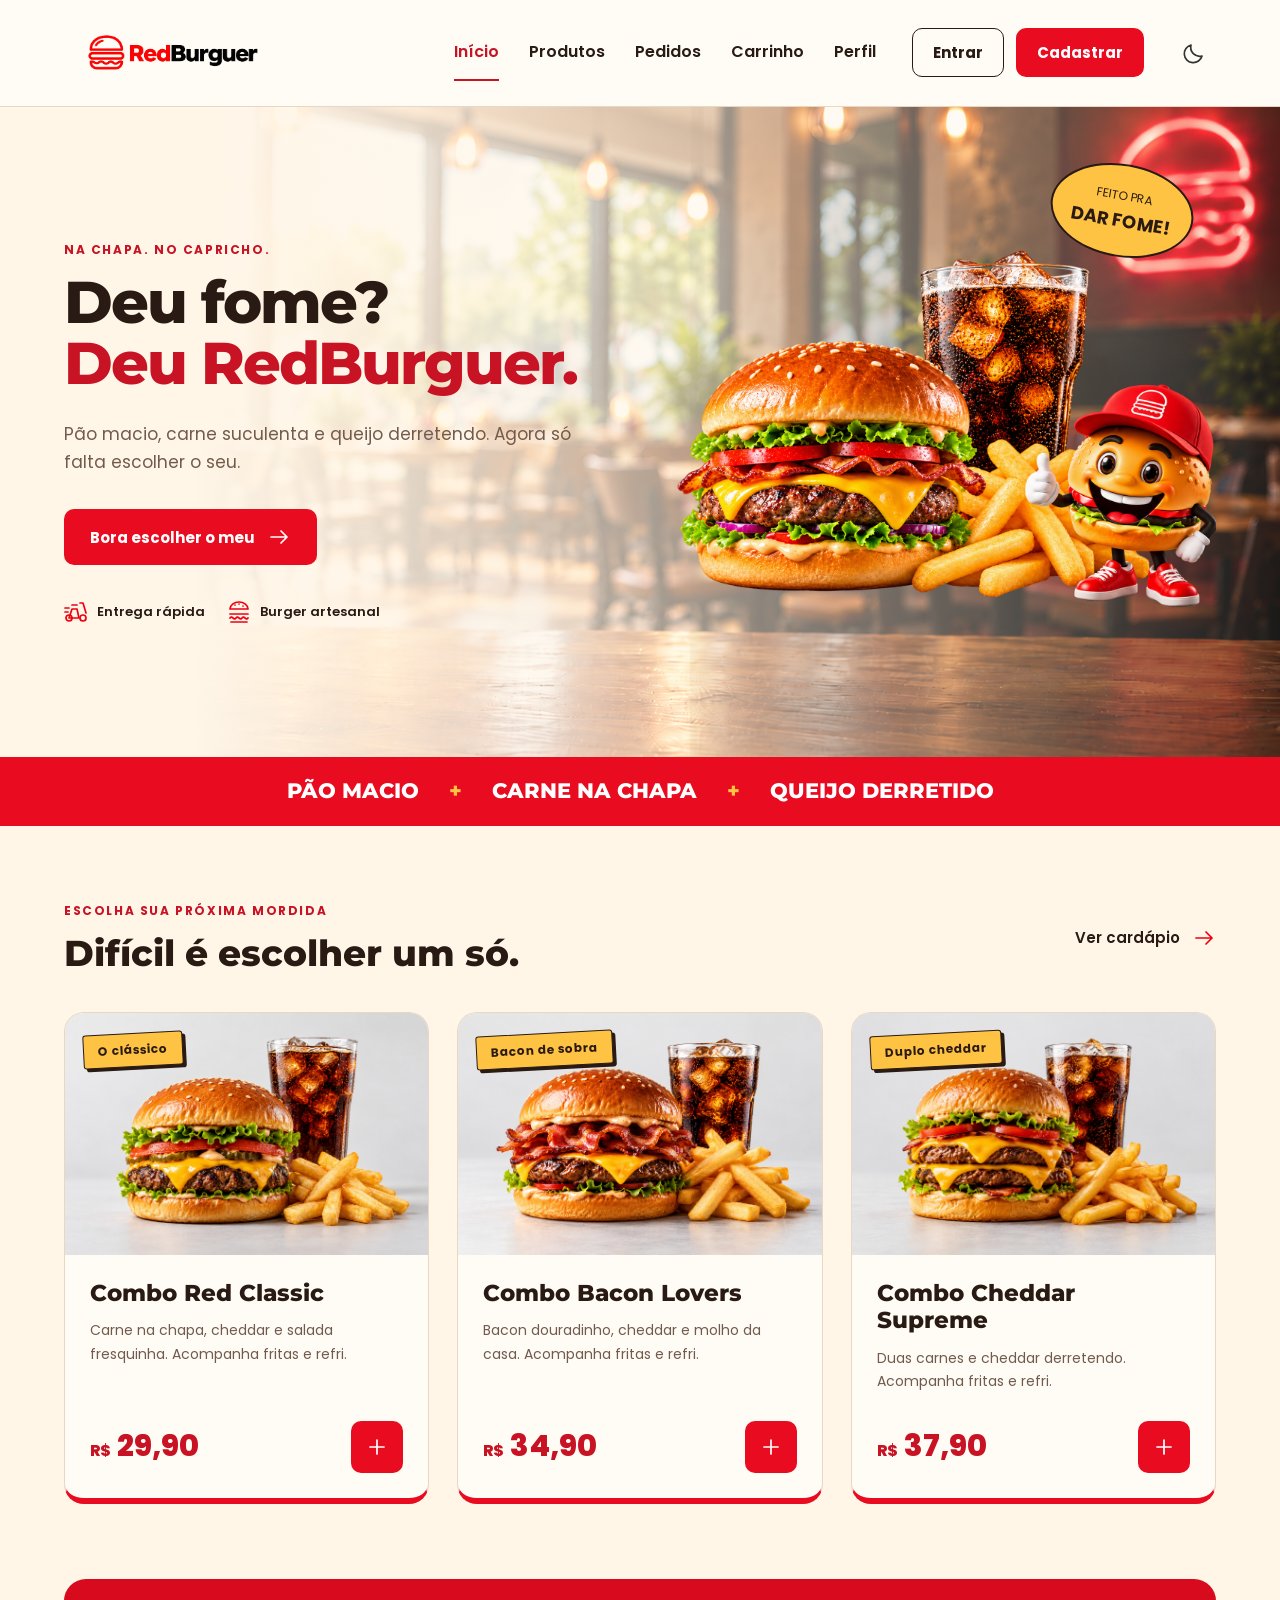
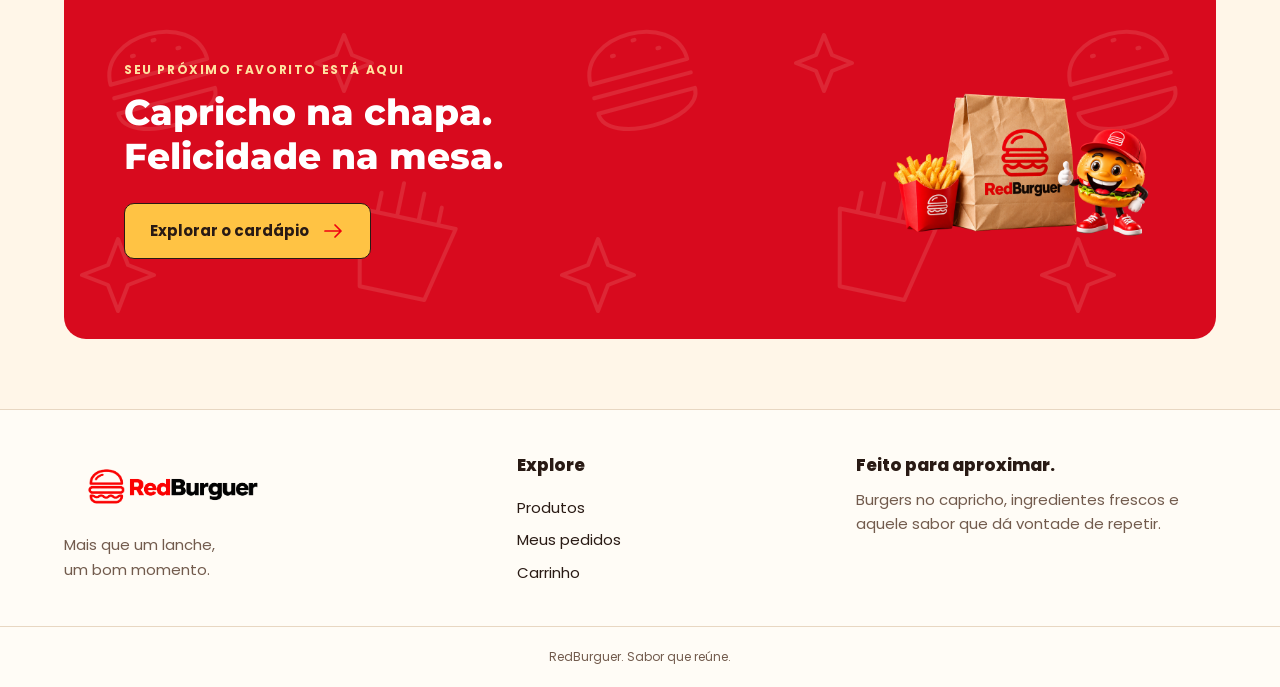
<file: index.html>
<!DOCTYPE html>
<html lang="pt-BR">
    <head>
        <meta charset="UTF-8">
        <meta name="viewport" content="width=device-width, initial-scale=1.0">
        <meta name="description" content="RedBurguer: burgers artesanais, combos e bons momentos.">
        <title>Deu fome? Deu RedBurguer | RedBurguer</title>

        <link rel="icon" href="imagens/burger.svg" type="image/svg+xml">
        <link rel="preconnect" href="https://fonts.googleapis.com">
        <link rel="preconnect" href="https://fonts.gstatic.com" crossorigin>
        <link href="https://fonts.googleapis.com/css2?family=Montserrat:wght@600;700;800;900&family=Poppins:wght@400;500;600;700;800&display=swap" rel="stylesheet">
        <link rel="stylesheet" href="css/style.css">
        <link rel="stylesheet" href="css/cardapio.css">
        <link rel="stylesheet" href="css/inicio.css">
    </head>

    <body class="claro">
        <a class="pular" href="#conteudo">Pular para o conteúdo</a>

        <header>
            <div class="largura">
                <a class="logo" href="index.html" aria-label="RedBurguer - Início"></a>

                <button id="abrir-menu" type="button" aria-label="Abrir menu" aria-controls="menu" aria-expanded="false">
                    <span class="icone menu" aria-hidden="true"></span>
                </button>

                <nav id="menu" aria-label="Menu principal">
                    <ul>
                        <li><a href="index.html" class="ativo" aria-current="page">Início</a></li>

                        <li><a href="produtos.html">Produtos</a></li>

                        <li><a href="pedidos.html">Pedidos</a></li>

                        <li><a href="carrinho.html">Carrinho</a></li>

                        <li><a href="perfil.html">Perfil</a></li>
                    </ul>

                    <div id="conta">
                        <a class="botao borda" href="login.html">Entrar</a>
                        <a class="botao" href="cadastro.html">Cadastrar</a>
                    </div>
                </nav>

                <button id="trocar-tema" type="button" aria-label="Ativar modo escuro" aria-pressed="false">
                    <span class="icone lua" aria-hidden="true"></span>
                </button>
            </div>
        </header>

        <main id="conteudo">
            <section id="principal">
                <div class="largura">
                    <div id="esquerda">
                        <p class="subtitulo">NA CHAPA. NO CAPRICHO.</p>
                        <h1>Deu fome?<br><span>Deu RedBurguer.</span></h1>
                        <p>Pão macio, carne suculenta e queijo derretendo. Agora só falta escolher o seu.</p>
                        <a class="botao" href="produtos.html">Bora escolher o meu <span class="icone seta branca" aria-hidden="true"></span></a>

                        <div id="vantagens">
                            <p><span class="icone entrega" aria-hidden="true"></span> Entrega rápida</p>
                            <p><span class="icone burger" aria-hidden="true"></span> Burger artesanal</p>
                        </div>
                    </div>

                    <div id="direita">
                        <div class="imagem" role="img" aria-label="Hambúrguer artesanal com fritas e refrigerante"></div>
                        <div class="adesivo">FEITO PRA<br><strong>DAR FOME!</strong></div>
                    </div>
                </div>
            </section>

            <div id="faixa">PÃO MACIO <span>+</span> CARNE NA CHAPA <span>+</span> QUEIJO DERRETIDO</div>

            <section id="combos" class="largura">
                <div class="titulo">
                    <div>
                        <p class="subtitulo">ESCOLHA SUA PRÓXIMA MORDIDA</p>
                        <h2>Difícil é escolher um só.</h2>
                    </div>
                    <a href="produtos.html">Ver cardápio <span class="icone seta" aria-hidden="true"></span></a>
                </div>

                <div class="lista">
                    <article class="produto" data-categoria="classicos">
                        <div class="imagem combo-classic" role="img" aria-label="Combo Red Classic">
                            <span class="selo">O clássico</span>
                        </div>

                        <div class="texto">
                            <h3>Combo Red Classic</h3>
                            <p>Carne na chapa, cheddar e salada fresquinha. Acompanha fritas e refri.</p>

                            <div class="baixo">
                                <strong class="preco"><small>R$</small> 29,90</strong>
                                <a class="adicionar" href="pedidos.html?produto=1" aria-label="Escolher Combo Red Classic">
                                    <span class="icone mais" aria-hidden="true"></span>
                                </a>
                            </div>
                        </div>
                    </article>

                    <article class="produto" data-categoria="bacon">
                        <div class="imagem combo-bacon" role="img" aria-label="Combo Bacon Lovers">
                            <span class="selo">Bacon de sobra</span>
                        </div>

                        <div class="texto">
                            <h3>Combo Bacon Lovers</h3>
                            <p>Bacon douradinho, cheddar e molho da casa. Acompanha fritas e refri.</p>

                            <div class="baixo">
                                <strong class="preco"><small>R$</small> 34,90</strong>
                                <a class="adicionar" href="pedidos.html?produto=2" aria-label="Escolher Combo Bacon Lovers">
                                    <span class="icone mais" aria-hidden="true"></span>
                                </a>
                            </div>
                        </div>
                    </article>

                    <article class="produto" data-categoria="duplo">
                        <div class="imagem combo-cheddar" role="img" aria-label="Combo Cheddar Supreme">
                            <span class="selo">Duplo cheddar</span>
                        </div>

                        <div class="texto">
                            <h3>Combo Cheddar Supreme</h3>
                            <p>Duas carnes e cheddar derretendo. Acompanha fritas e refri.</p>

                            <div class="baixo">
                                <strong class="preco"><small>R$</small> 37,90</strong>
                                <a class="adicionar" href="pedidos.html?produto=3" aria-label="Escolher Combo Cheddar Supreme">
                                    <span class="icone mais" aria-hidden="true"></span>
                                </a>
                            </div>
                        </div>
                    </article>
                </div>
            </section>

            <section id="chamada" class="largura">
                <div id="texto">
                    <p class="subtitulo">SEU PRÓXIMO FAVORITO ESTÁ AQUI</p>
                    <h2>Capricho na chapa.<br>Felicidade na mesa.</h2>
                    <a class="botao amarelo" href="produtos.html">Explorar o cardápio <span class="icone seta" aria-hidden="true"></span></a>
                </div>

                <div class="imagem" role="img" aria-label="Mascote RedBurguer"></div>
            </section>
        </main>

        <footer>
            <div class="largura">
                <div id="marca">
                    <a class="logo" href="index.html" aria-label="RedBurguer - Início"></a>
                    <p>Mais que um lanche,<br>um bom momento.</p>
                </div>

                <div id="paginas">
                    <h3>Explore</h3>
                    <a href="produtos.html">Produtos</a>
                    <a href="pedidos.html">Meus pedidos</a>
                    <a href="carrinho.html">Carrinho</a>
                </div>

                <div id="sobre">
                    <h3>Feito para aproximar.</h3>
                    <p>Burgers no capricho, ingredientes frescos e aquele sabor que dá vontade de repetir.</p>
                </div>
            </div>

            <p id="direitos">RedBurguer. Sabor que reúne.</p>
        </footer>

        <script src="js/tema.js"></script>
        <script src="js/login.js"></script>
        <script src="js/menu.js"></script>
    </body>
</html>
</file>
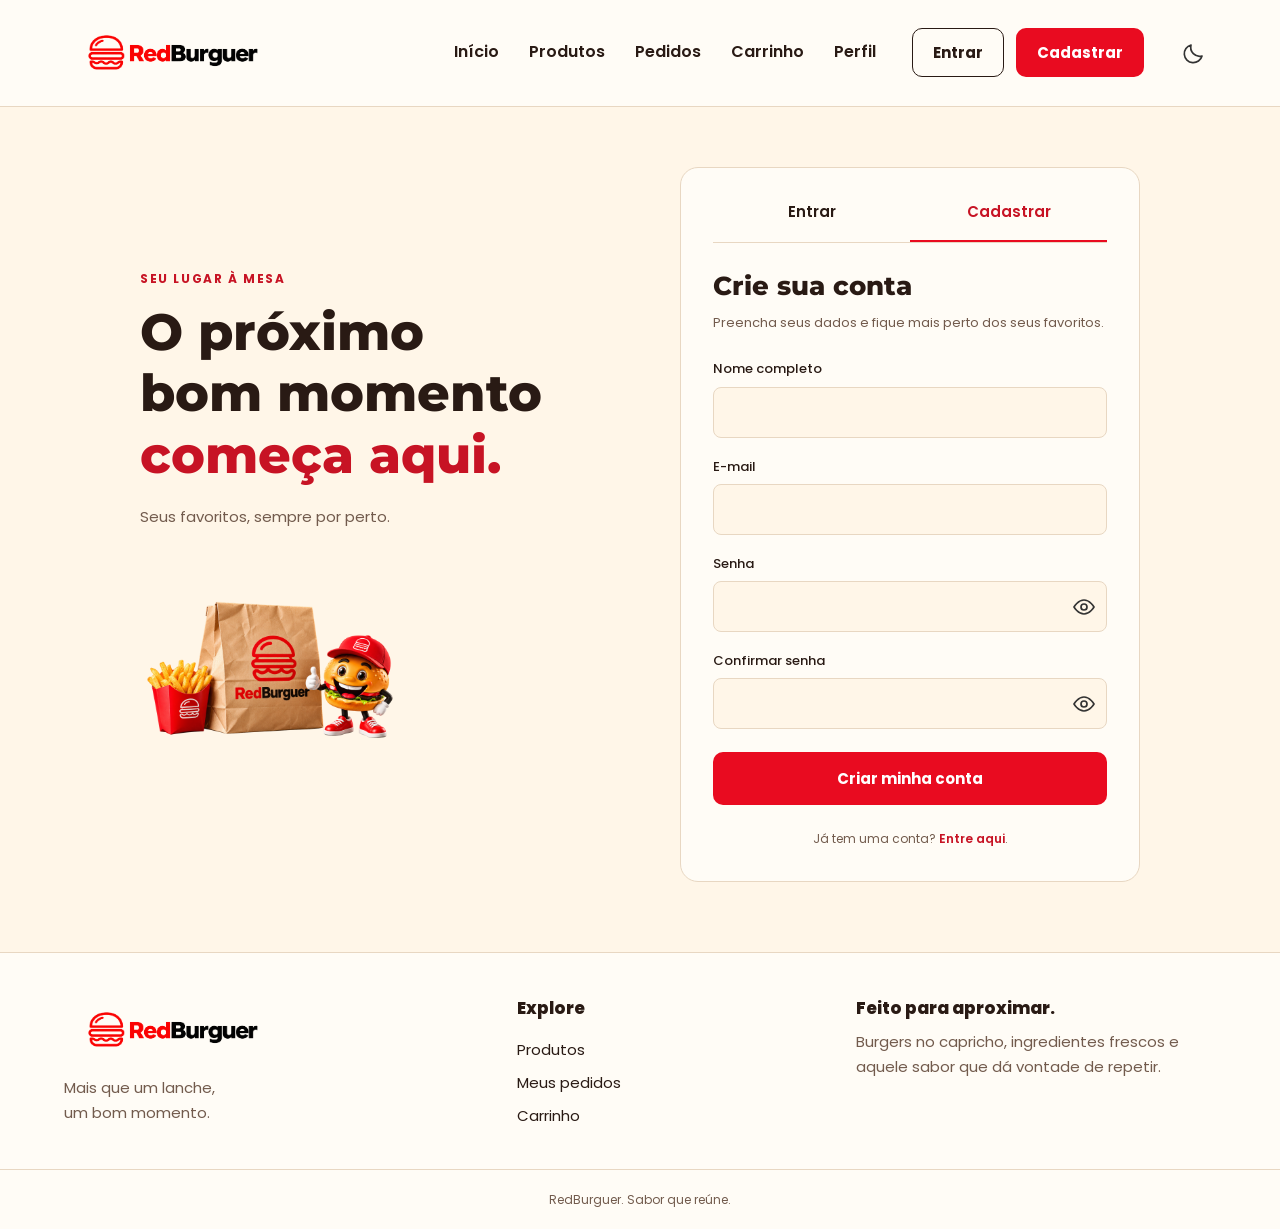
<file: cadastro.html>
<!DOCTYPE html>
<html lang="pt-BR">
    <head>
        <meta charset="UTF-8">
        <meta name="viewport" content="width=device-width, initial-scale=1.0">
        <meta name="description" content="RedBurguer: burgers artesanais, combos e bons momentos.">
        <title>Cadastrar | RedBurguer</title>

        <link rel="icon" href="imagens/burger.svg" type="image/svg+xml">
        <link rel="preconnect" href="https://fonts.googleapis.com">
        <link rel="preconnect" href="https://fonts.gstatic.com" crossorigin>
        <link href="https://fonts.googleapis.com/css2?family=Montserrat:wght@600;700;800;900&family=Poppins:wght@400;500;600;700;800&display=swap" rel="stylesheet">
        <link rel="stylesheet" href="css/style.css">
        <link rel="stylesheet" href="css/login.css">
    </head>

    <body class="claro">
        <a class="pular" href="#conteudo">Pular para o conteúdo</a>

        <header>
            <div class="largura">
                <a class="logo" href="index.html" aria-label="RedBurguer - Início"></a>

                <button id="abrir-menu" type="button" aria-label="Abrir menu" aria-controls="menu" aria-expanded="false">
                    <span class="icone menu" aria-hidden="true"></span>
                </button>

                <nav id="menu" aria-label="Menu principal">
                    <ul>
                        <li><a href="index.html">Início</a></li>

                        <li><a href="produtos.html">Produtos</a></li>

                        <li><a href="pedidos.html">Pedidos</a></li>

                        <li><a href="carrinho.html">Carrinho</a></li>

                        <li><a href="perfil.html">Perfil</a></li>
                    </ul>

                    <div id="conta">
                        <a class="botao borda" href="login.html">Entrar</a>
                        <a class="botao" href="cadastro.html">Cadastrar</a>
                    </div>
                </nav>

                <button id="trocar-tema" type="button" aria-label="Ativar modo escuro" aria-pressed="false">
                    <span class="icone lua" aria-hidden="true"></span>
                </button>
            </div>
        </header>

        <main id="conteudo">
            <section id="principal" class="largura">
                <div id="esquerda">
                    <p class="subtitulo">SEU LUGAR À MESA</p>
                    <h1>O próximo<br>bom momento<br><span>começa aqui.</span></h1>
                    <p>Seus favoritos, sempre por perto.</p>
                    <div class="imagem" role="img" aria-label="Mascote RedBurguer"></div>
                </div>

                <div id="direita">
                    <div id="abas">
                        <a href="login.html">Entrar</a>
                        <a href="cadastro.html" class="ativo" aria-current="page">Cadastrar</a>
                    </div>

                    <h2>Crie sua conta</h2>
                    <p>Preencha seus dados e fique mais perto dos seus favoritos.</p>

                    <form id="form-cadastro" method="post" novalidate>
                        <div class="campo">
                            <label for="nome">Nome completo</label>
                            <input id="nome" type="text" autocomplete="name" maxlength="100" required>
                        </div>

                        <div class="campo">
                            <label for="email">E-mail</label>
                            <input id="email" type="email" autocomplete="email" maxlength="150" required>
                        </div>

                        <div class="campo">
                            <label for="nova-senha">Senha</label>
                            <div class="senha">
                                <input id="nova-senha" type="password" autocomplete="new-password" minlength="8" maxlength="128" required>
                                <button type="button" class="mostrar-senha" data-campo="nova-senha" aria-label="Mostrar senha" aria-pressed="false">
                                    <span class="icone olho" aria-hidden="true"></span>
                                </button>
                            </div>
                        </div>

                        <div class="campo">
                            <label for="confirmar-senha">Confirmar senha</label>
                            <div class="senha">
                                <input id="confirmar-senha" type="password" autocomplete="new-password" minlength="8" maxlength="128" required>
                                <button type="button" class="mostrar-senha" data-campo="confirmar-senha" aria-label="Mostrar confirmar senha" aria-pressed="false">
                                    <span class="icone olho" aria-hidden="true"></span>
                                </button>
                            </div>
                        </div>

                        <p id="mensagem" role="status" hidden></p>
                        <button id="cadastrar" class="botao" type="submit">Criar minha conta</button>
                    </form>

                    <p id="trocar-conta">Já tem uma conta? <a href="login.html">Entre aqui</a>.</p>
                </div>
            </section>
        </main>

        <footer>
            <div class="largura">
                <div id="marca">
                    <a class="logo" href="index.html" aria-label="RedBurguer - Início"></a>
                    <p>Mais que um lanche,<br>um bom momento.</p>
                </div>

                <div id="paginas">
                    <h3>Explore</h3>
                    <a href="produtos.html">Produtos</a>
                    <a href="pedidos.html">Meus pedidos</a>
                    <a href="carrinho.html">Carrinho</a>
                </div>

                <div id="sobre">
                    <h3>Feito para aproximar.</h3>
                    <p>Burgers no capricho, ingredientes frescos e aquele sabor que dá vontade de repetir.</p>
                </div>
            </div>

            <p id="direitos">RedBurguer. Sabor que reúne.</p>
        </footer>

        <script src="js/tema.js"></script>
        <script src="js/login.js"></script>
        <script src="js/menu.js"></script>
        <script src="js/cadastro.js"></script>
    </body>
</html>
</file>
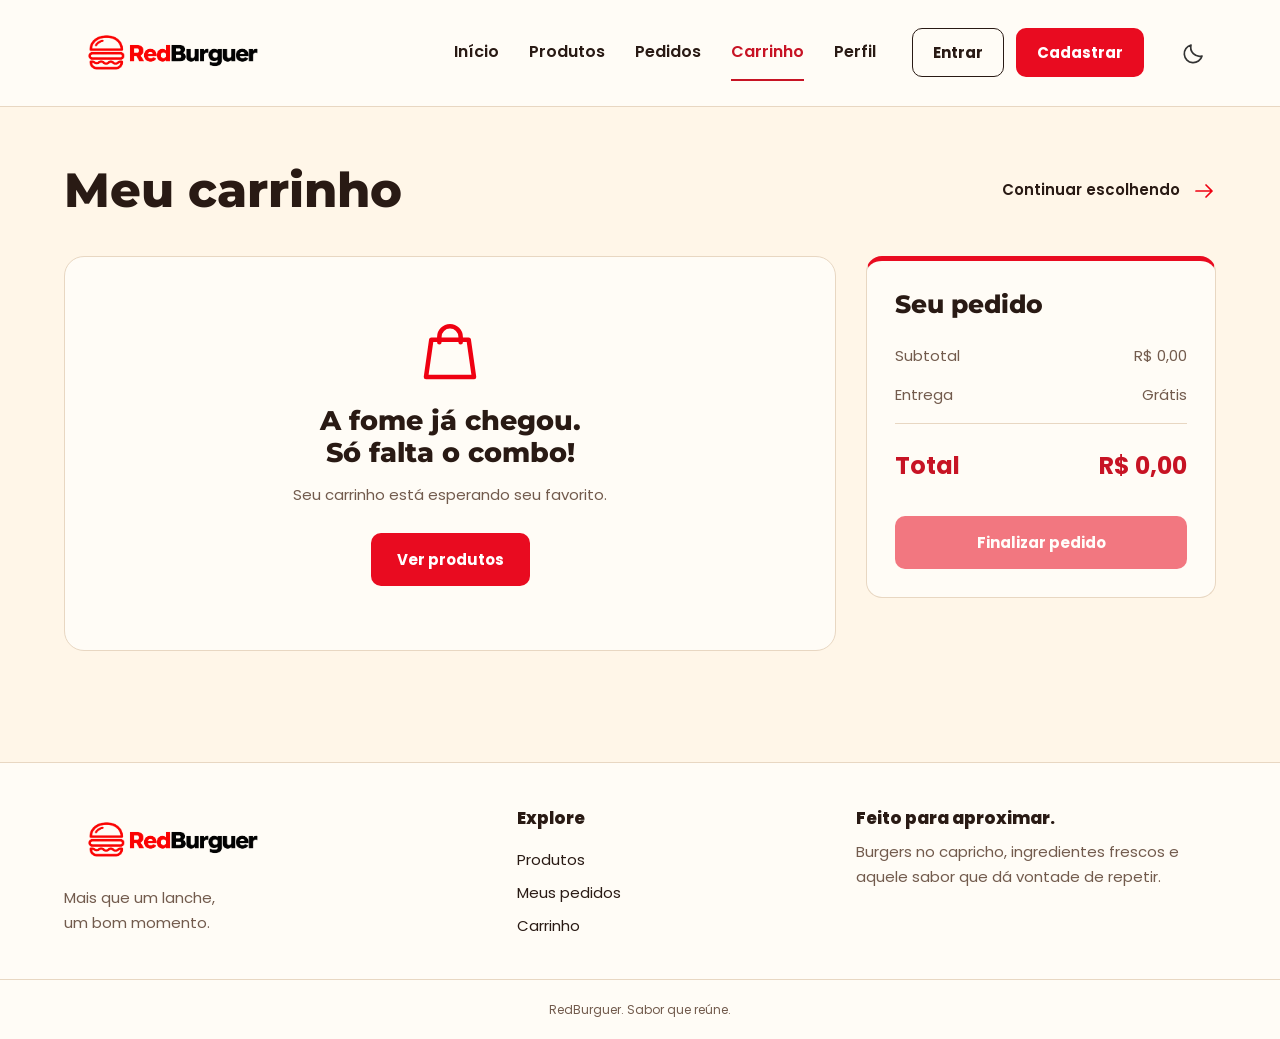
<file: carrinho.html>
<!DOCTYPE html>
<html lang="pt-BR">
    <head>
        <meta charset="UTF-8">
        <meta name="viewport" content="width=device-width, initial-scale=1.0">
        <meta name="description" content="RedBurguer: burgers artesanais, combos e bons momentos.">
        <title>Meu carrinho | RedBurguer</title>

        <link rel="icon" href="imagens/burger.svg" type="image/svg+xml">
        <link rel="preconnect" href="https://fonts.googleapis.com">
        <link rel="preconnect" href="https://fonts.gstatic.com" crossorigin>
        <link href="https://fonts.googleapis.com/css2?family=Montserrat:wght@600;700;800;900&family=Poppins:wght@400;500;600;700;800&display=swap" rel="stylesheet">
        <link rel="stylesheet" href="css/style.css">
        <link rel="stylesheet" href="css/carrinho.css">
    </head>

    <body class="claro">
        <a class="pular" href="#conteudo">Pular para o conteúdo</a>

        <header>
            <div class="largura">
                <a class="logo" href="index.html" aria-label="RedBurguer - Início"></a>

                <button id="abrir-menu" type="button" aria-label="Abrir menu" aria-controls="menu" aria-expanded="false">
                    <span class="icone menu" aria-hidden="true"></span>
                </button>

                <nav id="menu" aria-label="Menu principal">
                    <ul>
                        <li><a href="index.html">Início</a></li>

                        <li><a href="produtos.html">Produtos</a></li>

                        <li><a href="pedidos.html">Pedidos</a></li>

                        <li><a href="carrinho.html" class="ativo" aria-current="page">Carrinho</a></li>

                        <li><a href="perfil.html">Perfil</a></li>
                    </ul>

                    <div id="conta">
                        <a class="botao borda" href="login.html">Entrar</a>
                        <a class="botao" href="cadastro.html">Cadastrar</a>
                    </div>
                </nav>

                <button id="trocar-tema" type="button" aria-label="Ativar modo escuro" aria-pressed="false">
                    <span class="icone lua" aria-hidden="true"></span>
                </button>
            </div>
        </header>

        <main id="conteudo">
            <section id="carrinho" class="largura">
                <div class="titulo">
                    <h1>Meu carrinho</h1>
                    <a href="produtos.html">Continuar escolhendo <span class="icone seta" aria-hidden="true"></span></a>
                </div>

                <div id="conteudo-carrinho">
                    <div id="esquerda">
                        <div id="sem-itens" class="vazio">
                            <span class="icone sacola" aria-hidden="true"></span>
                            <h2>A fome já chegou.<br>Só falta o combo!</h2>
                            <p>Seu carrinho está esperando seu favorito.</p>
                            <a class="botao" href="produtos.html">Ver produtos</a>
                        </div>

                        <div id="lista-carrinho"></div>

                        <template id="modelo-item">
                            <article class="item">
                                <div class="imagem" role="img"></div>

                                <div class="texto">
                                    <h2 class="nome"></h2>
                                    <p class="preco"></p>
                                    <label>Quantidade
                                        <input class="quantidade" type="number" min="1" max="10" value="1" inputmode="numeric">
                                    </label>
                                    <button class="remover" type="button">Remover</button>
                                </div>

                                <strong class="subtotal-item"></strong>
                            </article>
                        </template>
                    </div>

                    <aside id="resumo" aria-labelledby="titulo-resumo">
                        <h2 id="titulo-resumo">Seu pedido</h2>
                        <p>Subtotal <span id="subtotal">R$ 0,00</span></p>
                        <p>Entrega <span id="entrega">Grátis</span></p>
                        <p id="total">Total <strong>R$ 0,00</strong></p>
                        <p id="mensagem-carrinho" role="status" hidden></p>
                        <button id="finalizar" class="botao" type="button" disabled>Finalizar pedido</button>
                    </aside>
                </div>
            </section>
        </main>

        <footer>
            <div class="largura">
                <div id="marca">
                    <a class="logo" href="index.html" aria-label="RedBurguer - Início"></a>
                    <p>Mais que um lanche,<br>um bom momento.</p>
                </div>

                <div id="paginas">
                    <h3>Explore</h3>
                    <a href="produtos.html">Produtos</a>
                    <a href="pedidos.html">Meus pedidos</a>
                    <a href="carrinho.html">Carrinho</a>
                </div>

                <div id="sobre">
                    <h3>Feito para aproximar.</h3>
                    <p>Burgers no capricho, ingredientes frescos e aquele sabor que dá vontade de repetir.</p>
                </div>
            </div>

            <p id="direitos">RedBurguer. Sabor que reúne.</p>
        </footer>

        <script src="js/tema.js"></script>
        <script src="js/login.js"></script>
        <script src="js/menu.js"></script>
        <script src="js/carrinho.js"></script>
    </body>
</html>
</file>
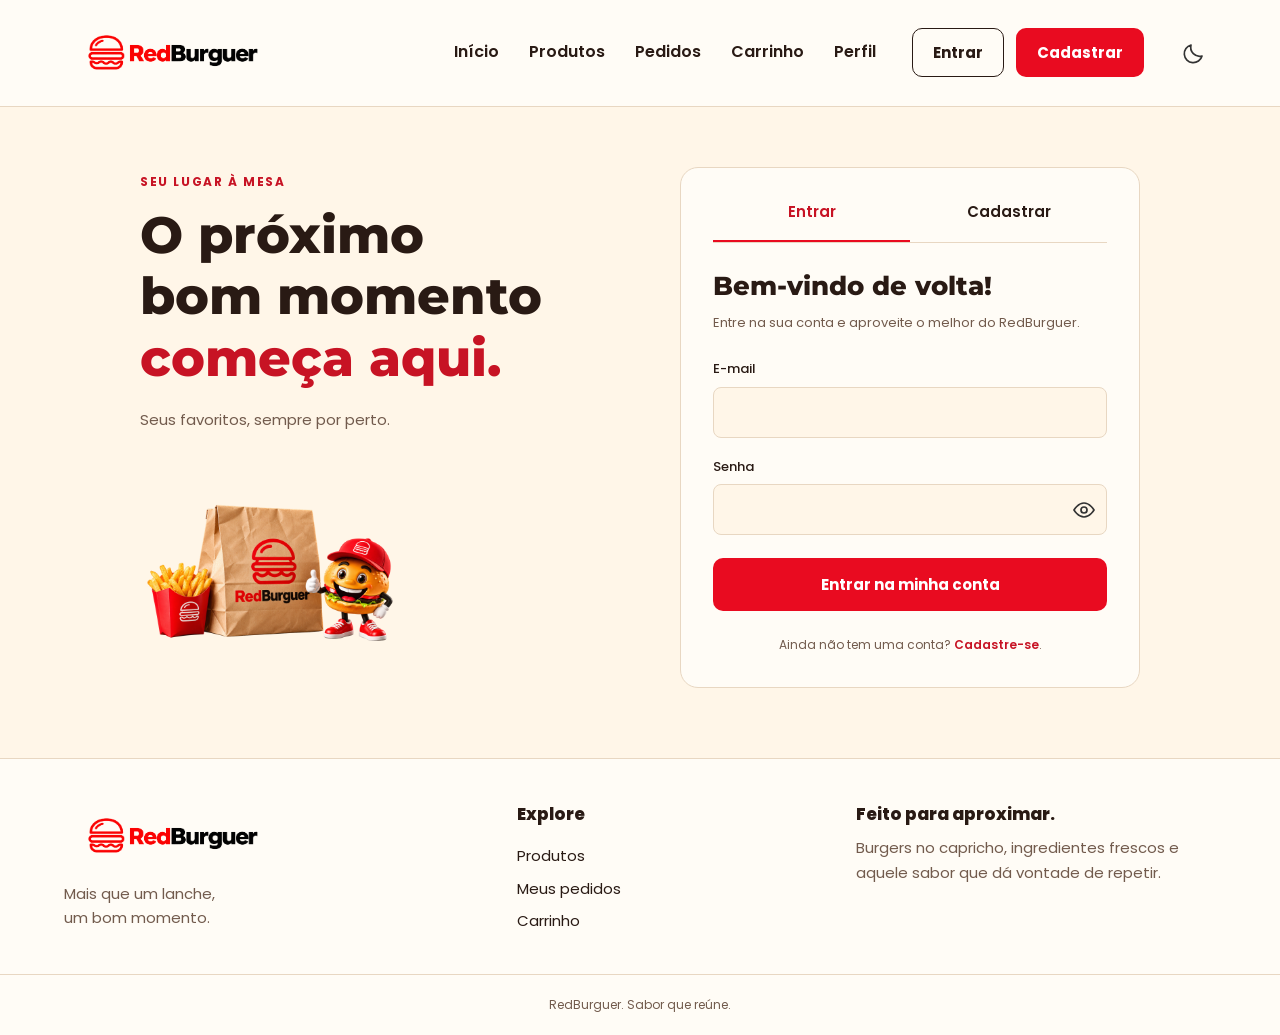
<file: login.html>
<!DOCTYPE html>
<html lang="pt-BR">
    <head>
        <meta charset="UTF-8">
        <meta name="viewport" content="width=device-width, initial-scale=1.0">
        <meta name="description" content="RedBurguer: burgers artesanais, combos e bons momentos.">
        <title>Entrar | RedBurguer</title>

        <link rel="icon" href="imagens/burger.svg" type="image/svg+xml">
        <link rel="preconnect" href="https://fonts.googleapis.com">
        <link rel="preconnect" href="https://fonts.gstatic.com" crossorigin>
        <link href="https://fonts.googleapis.com/css2?family=Montserrat:wght@600;700;800;900&family=Poppins:wght@400;500;600;700;800&display=swap" rel="stylesheet">
        <link rel="stylesheet" href="css/style.css">
        <link rel="stylesheet" href="css/login.css">
    </head>

    <body class="claro">
        <a class="pular" href="#conteudo">Pular para o conteúdo</a>

        <header>
            <div class="largura">
                <a class="logo" href="index.html" aria-label="RedBurguer - Início"></a>

                <button id="abrir-menu" type="button" aria-label="Abrir menu" aria-controls="menu" aria-expanded="false">
                    <span class="icone menu" aria-hidden="true"></span>
                </button>

                <nav id="menu" aria-label="Menu principal">
                    <ul>
                        <li><a href="index.html">Início</a></li>

                        <li><a href="produtos.html">Produtos</a></li>

                        <li><a href="pedidos.html">Pedidos</a></li>

                        <li><a href="carrinho.html">Carrinho</a></li>

                        <li><a href="perfil.html">Perfil</a></li>
                    </ul>

                    <div id="conta">
                        <a class="botao borda" href="login.html">Entrar</a>
                        <a class="botao" href="cadastro.html">Cadastrar</a>
                    </div>
                </nav>

                <button id="trocar-tema" type="button" aria-label="Ativar modo escuro" aria-pressed="false">
                    <span class="icone lua" aria-hidden="true"></span>
                </button>
            </div>
        </header>

        <main id="conteudo">
            <section id="principal" class="largura">
                <div id="esquerda">
                    <p class="subtitulo">SEU LUGAR À MESA</p>
                    <h1>O próximo<br>bom momento<br><span>começa aqui.</span></h1>
                    <p>Seus favoritos, sempre por perto.</p>
                    <div class="imagem" role="img" aria-label="Mascote RedBurguer"></div>
                </div>

                <div id="direita">
                    <div id="abas">
                        <a href="login.html" class="ativo" aria-current="page">Entrar</a>
                        <a href="cadastro.html">Cadastrar</a>
                    </div>

                    <h2>Bem-vindo de volta!</h2>
                    <p>Entre na sua conta e aproveite o melhor do RedBurguer.</p>

                    <form id="form-login" method="post" novalidate>
                        <div class="campo">
                            <label for="email">E-mail</label>
                            <input id="email" type="email" autocomplete="email" maxlength="150" required>
                        </div>

                        <div class="campo">
                            <label for="senha">Senha</label>
                            <div class="senha">
                                <input id="senha" type="password" autocomplete="current-password" minlength="8" maxlength="128" required>
                                <button type="button" class="mostrar-senha" data-campo="senha" aria-label="Mostrar senha" aria-pressed="false">
                                    <span class="icone olho" aria-hidden="true"></span>
                                </button>
                            </div>
                        </div>

                        <p id="mensagem" role="status" hidden></p>
                        <button id="entrar" class="botao" type="submit">Entrar na minha conta</button>
                    </form>

                    <p id="trocar-conta">Ainda não tem uma conta? <a href="cadastro.html">Cadastre-se</a>.</p>
                </div>
            </section>
        </main>

        <footer>
            <div class="largura">
                <div id="marca">
                    <a class="logo" href="index.html" aria-label="RedBurguer - Início"></a>
                    <p>Mais que um lanche,<br>um bom momento.</p>
                </div>

                <div id="paginas">
                    <h3>Explore</h3>
                    <a href="produtos.html">Produtos</a>
                    <a href="pedidos.html">Meus pedidos</a>
                    <a href="carrinho.html">Carrinho</a>
                </div>

                <div id="sobre">
                    <h3>Feito para aproximar.</h3>
                    <p>Burgers no capricho, ingredientes frescos e aquele sabor que dá vontade de repetir.</p>
                </div>
            </div>

            <p id="direitos">RedBurguer. Sabor que reúne.</p>
        </footer>

        <script src="js/tema.js"></script>
        <script src="js/login.js"></script>
        <script src="js/menu.js"></script>
    </body>
</html>
</file>
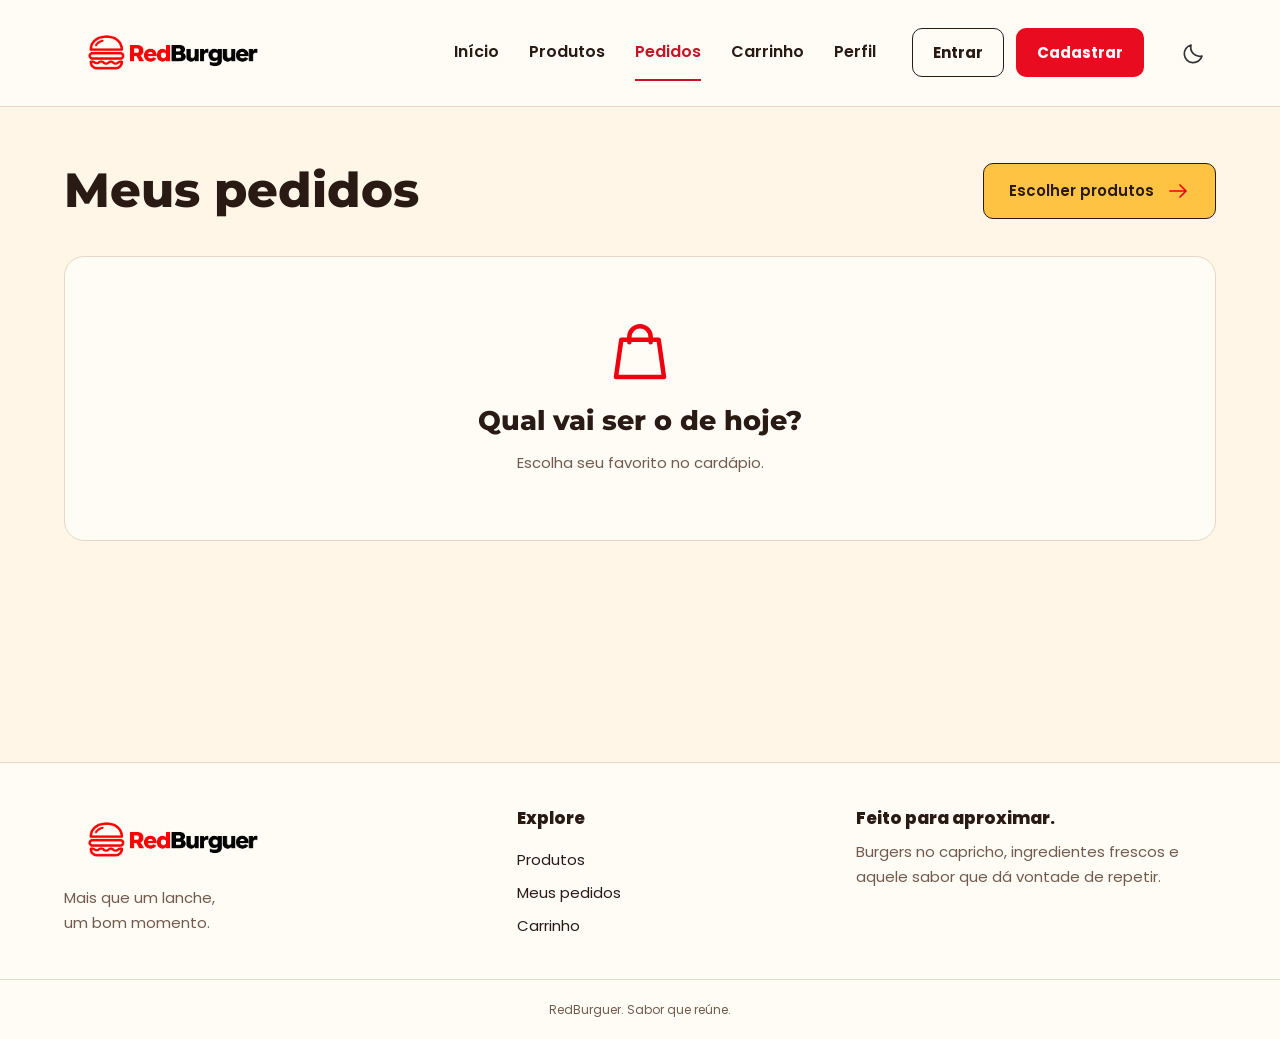
<file: pedidos.html>
<!DOCTYPE html>
<html lang="pt-BR">
    <head>
        <meta charset="UTF-8">
        <meta name="viewport" content="width=device-width, initial-scale=1.0">
        <meta name="description" content="RedBurguer: burgers artesanais, combos e bons momentos.">
        <title>Meus pedidos | RedBurguer</title>

        <link rel="icon" href="imagens/burger.svg" type="image/svg+xml">
        <link rel="preconnect" href="https://fonts.googleapis.com">
        <link rel="preconnect" href="https://fonts.gstatic.com" crossorigin>
        <link href="https://fonts.googleapis.com/css2?family=Montserrat:wght@600;700;800;900&family=Poppins:wght@400;500;600;700;800&display=swap" rel="stylesheet">
        <link rel="stylesheet" href="css/style.css">
        <link rel="stylesheet" href="css/pedidos.css">
    </head>

    <body class="claro">
        <a class="pular" href="#conteudo">Pular para o conteúdo</a>

        <header>
            <div class="largura">
                <a class="logo" href="index.html" aria-label="RedBurguer - Início"></a>

                <button id="abrir-menu" type="button" aria-label="Abrir menu" aria-controls="menu" aria-expanded="false">
                    <span class="icone menu" aria-hidden="true"></span>
                </button>

                <nav id="menu" aria-label="Menu principal">
                    <ul>
                        <li><a href="index.html">Início</a></li>

                        <li><a href="produtos.html">Produtos</a></li>

                        <li><a href="pedidos.html" class="ativo" aria-current="page">Pedidos</a></li>

                        <li><a href="carrinho.html">Carrinho</a></li>

                        <li><a href="perfil.html">Perfil</a></li>
                    </ul>

                    <div id="conta">
                        <a class="botao borda" href="login.html">Entrar</a>
                        <a class="botao" href="cadastro.html">Cadastrar</a>
                    </div>
                </nav>

                <button id="trocar-tema" type="button" aria-label="Ativar modo escuro" aria-pressed="false">
                    <span class="icone lua" aria-hidden="true"></span>
                </button>
            </div>
        </header>

        <main id="conteudo">
            <section id="pedidos" class="largura">
                <div class="titulo">
                    <h1>Meus pedidos</h1>
                    <a class="botao amarelo" href="produtos.html">Escolher produtos <span class="icone seta" aria-hidden="true"></span></a>
                </div>

                <div id="sem-pedidos" class="vazio">
                    <span class="icone sacola" aria-hidden="true"></span>
                    <h2>Qual vai ser o de hoje?</h2>
                    <p>Escolha seu favorito no cardápio.</p>
                </div>

                <article id="pedido-1" class="pedido" data-id="1" data-nome="Combo Red Classic" data-preco="2990" data-imagem="combo-classic" hidden>
                    <div class="imagem combo-classic" role="img" aria-label="Combo Red Classic"></div>

                    <div class="texto">
                        <h2>Combo Red Classic</h2>
                        <p class="avaliacao"><span class="icone estrela" aria-hidden="true"></span> 4,8 / 5</p>
                        <p>Carne suculenta, queijo derretido e salada fresquinha. Aquela primeira mordida que já melhora o dia.</p>

                        <div class="ingredientes">
                            <h3>Ingredientes</h3>
                            <ul>
                                <li>Pão brioche com gergelim</li>
                                <li>Hambúrguer bovino de 150 g</li>
                                <li>Queijo cheddar</li>
                                <li>Alface e tomate</li>
                                <li>Picles</li>
                                <li>Molho da casa (maionese, ketchup, mostarda e páprica)</li>
                            </ul>
                            <p>Batata frita de 100 g com sal e refrigerante de cola de 350 ml.</p>
                        </div>

                        <div class="baixo">
                            <strong class="preco">R$ 29,90</strong>
                            <label>Quantidade
                                <input class="quantidade" type="number" min="1" max="10" value="1" inputmode="numeric">
                            </label>
                        </div>

                        <button class="botao guardar" type="button">Adicionar ao carrinho <span class="icone mais branca" aria-hidden="true"></span></button>
                    </div>
                </article>

                <article id="pedido-2" class="pedido" data-id="2" data-nome="Combo Bacon Lovers" data-preco="3490" data-imagem="combo-bacon" hidden>
                    <div class="imagem combo-bacon" role="img" aria-label="Combo Bacon Lovers"></div>

                    <div class="texto">
                        <h2>Combo Bacon Lovers</h2>
                        <p class="avaliacao"><span class="icone estrela" aria-hidden="true"></span> 4,9 / 5</p>
                        <p>Bacon douradinho, carne na chapa e cheddar no ponto. Um combo feito para quem sempre pede mais bacon.</p>

                        <div class="ingredientes">
                            <h3>Ingredientes</h3>
                            <ul>
                                <li>Pão brioche</li>
                                <li>Hambúrguer bovino de 150 g</li>
                                <li>Queijo cheddar</li>
                                <li>Bacon crocante</li>
                                <li>Molho da casa (maionese, ketchup, mostarda e páprica)</li>
                            </ul>
                            <p>Batata frita de 100 g com sal e refrigerante de cola de 350 ml.</p>
                        </div>

                        <div class="baixo">
                            <strong class="preco">R$ 34,90</strong>
                            <label>Quantidade
                                <input class="quantidade" type="number" min="1" max="10" value="1" inputmode="numeric">
                            </label>
                        </div>

                        <button class="botao guardar" type="button">Adicionar ao carrinho <span class="icone mais branca" aria-hidden="true"></span></button>
                    </div>
                </article>

                <article id="pedido-3" class="pedido" data-id="3" data-nome="Combo Cheddar Supreme" data-preco="3790" data-imagem="combo-cheddar" hidden>
                    <div class="imagem combo-cheddar" role="img" aria-label="Combo Cheddar Supreme"></div>

                    <div class="texto">
                        <h2>Combo Cheddar Supreme</h2>
                        <p class="avaliacao"><span class="icone estrela" aria-hidden="true"></span> 4,9 / 5</p>
                        <p>Duas carnes, cheddar de sobra e pão macio. Grande no tamanho, maior ainda na vontade de repetir.</p>

                        <div class="ingredientes">
                            <h3>Ingredientes</h3>
                            <ul>
                                <li>Pão brioche com gergelim</li>
                                <li>Dois hambúrgueres bovinos de 100 g</li>
                                <li>Porção dupla de queijo cheddar</li>
                                <li>Alface e tomate</li>
                                <li>Molho da casa (maionese, ketchup, mostarda e páprica)</li>
                            </ul>
                            <p>Batata frita de 100 g com sal e refrigerante de cola de 350 ml.</p>
                        </div>

                        <div class="baixo">
                            <strong class="preco">R$ 37,90</strong>
                            <label>Quantidade
                                <input class="quantidade" type="number" min="1" max="10" value="1" inputmode="numeric">
                            </label>
                        </div>

                        <button class="botao guardar" type="button">Adicionar ao carrinho <span class="icone mais branca" aria-hidden="true"></span></button>
                    </div>
                </article>

                <article id="pedido-4" class="pedido" data-id="4" data-nome="Combo Crispy Chicken" data-preco="2790" data-imagem="combo-frango" hidden>
                    <div class="imagem combo-frango" role="img" aria-label="Combo Crispy Chicken"></div>

                    <div class="texto">
                        <h2>Combo Crispy Chicken</h2>
                        <p class="avaliacao"><span class="icone estrela" aria-hidden="true"></span> 4,8 / 5</p>
                        <p>Frango empanado, salada fresquinha e maionese cremosa. Acompanha fritas e refri.</p>

                        <div class="ingredientes">
                            <h3>Ingredientes</h3>
                            <ul>
                                <li>Pão brioche com gergelim</li>
                                <li>Filé de frango de 150 g</li>
                                <li>Empanado de farinha de trigo e ovos</li>
                                <li>Alface e tomate</li>
                                <li>Maionese (óleo, ovos, limão e sal)</li>
                            </ul>
                            <p>Batata frita de 100 g com sal e refrigerante de cola de 350 ml.</p>
                        </div>

                        <div class="baixo">
                            <strong class="preco">R$ 27,90</strong>
                            <label>Quantidade
                                <input class="quantidade" type="number" min="1" max="10" value="1" inputmode="numeric">
                            </label>
                        </div>

                        <button class="botao guardar" type="button">Adicionar ao carrinho <span class="icone mais branca" aria-hidden="true"></span></button>
                    </div>
                </article>

                <article id="pedido-5" class="pedido" data-id="5" data-nome="Combo Onion Rings" data-preco="2490" data-imagem="combo-onion" hidden>
                    <div class="imagem combo-onion" role="img" aria-label="Combo Onion Rings"></div>

                    <div class="texto">
                        <h2>Combo Onion Rings</h2>
                        <p class="avaliacao"><span class="icone estrela" aria-hidden="true"></span> 4,7 / 5</p>
                        <p>Anéis de cebola douradinhos, fritas e molho da casa. Com refri para completar.</p>

                        <div class="ingredientes">
                            <h3>Ingredientes</h3>
                            <ul>
                                <li>Cebola em anéis de 150 g</li>
                                <li>Empanado de farinha de trigo, ovos, leite e sal</li>
                                <li>Óleo para fritura</li>
                                <li>Molho da casa (maionese, ketchup, mostarda e páprica)</li>
                            </ul>
                            <p>Batata frita de 100 g com sal e refrigerante de cola de 350 ml.</p>
                        </div>

                        <div class="baixo">
                            <strong class="preco">R$ 24,90</strong>
                            <label>Quantidade
                                <input class="quantidade" type="number" min="1" max="10" value="1" inputmode="numeric">
                            </label>
                        </div>

                        <button class="botao guardar" type="button">Adicionar ao carrinho <span class="icone mais branca" aria-hidden="true"></span></button>
                    </div>
                </article>

                <article id="pedido-6" class="pedido" data-id="6" data-nome="Combo Sweet Burger" data-preco="2690" data-imagem="combo-doce" hidden>
                    <div class="imagem combo-doce" role="img" aria-label="Combo Sweet Burger"></div>

                    <div class="texto">
                        <h2>Combo Sweet Burger</h2>
                        <p class="avaliacao"><span class="icone estrela" aria-hidden="true"></span> 4,8 / 5</p>
                        <p>Brioche com chocolate e morangos frescos. Um final feliz com fritas e refri.</p>

                        <div class="ingredientes">
                            <h3>Ingredientes</h3>
                            <ul>
                                <li>Pão brioche</li>
                                <li>Creme de chocolate (chocolate ao leite e creme de leite)</li>
                                <li>Morangos frescos</li>
                                <li>Calda de chocolate</li>
                            </ul>
                            <p>Batata frita de 100 g com sal e refrigerante de cola de 350 ml.</p>
                        </div>

                        <div class="baixo">
                            <strong class="preco">R$ 26,90</strong>
                            <label>Quantidade
                                <input class="quantidade" type="number" min="1" max="10" value="1" inputmode="numeric">
                            </label>
                        </div>

                        <button class="botao guardar" type="button">Adicionar ao carrinho <span class="icone mais branca" aria-hidden="true"></span></button>
                    </div>
                </article>

                <article id="pedido-7" class="pedido" data-id="7" data-nome="Batata + Refri" data-preco="1290" data-imagem="batata" hidden>
                    <div class="imagem batata" role="img" aria-label="Batata + Refri"></div>

                    <div class="texto">
                        <h2>Batata + Refri</h2>
                        <p class="avaliacao"><span class="icone estrela" aria-hidden="true"></span> 4,8 / 5</p>
                        <p>Fritas douradas e refrigerante geladinho. Simples assim, bom demais.</p>

                        <div class="ingredientes">
                            <h3>Ingredientes</h3>
                            <ul>
                                <li>Batata frita de 150 g</li>
                                <li>Óleo vegetal e sal</li>
                                <li>Refrigerante de cola de 350 ml</li>
                            </ul>
                            <p>Porção individual, conforme os ingredientes acima. Sem adicionais.</p>
                        </div>

                        <div class="baixo">
                            <strong class="preco">R$ 12,90</strong>
                            <label>Quantidade
                                <input class="quantidade" type="number" min="1" max="10" value="1" inputmode="numeric">
                            </label>
                        </div>

                        <button class="botao guardar" type="button">Adicionar ao carrinho <span class="icone mais branca" aria-hidden="true"></span></button>
                    </div>
                </article>

                <article id="pedido-8" class="pedido" data-id="8" data-nome="Molhos especiais" data-preco="490" data-imagem="molhos" hidden>
                    <div class="imagem molhos" role="img" aria-label="Molhos especiais"></div>

                    <div class="texto">
                        <h2>Molhos especiais</h2>
                        <p class="avaliacao"><span class="icone estrela" aria-hidden="true"></span> 4,7 / 5</p>
                        <p>Três molhinhos para completar a mordida: maionese, cheddar e ketchup.</p>

                        <div class="ingredientes">
                            <h3>Ingredientes</h3>
                            <ul>
                                <li>Maionese de 30 g (óleo, ovos, limão e sal)</li>
                                <li>Creme de cheddar de 30 g (queijo cheddar, leite e creme de leite)</li>
                                <li>Ketchup de 30 g (tomate, açúcar, vinagre e sal)</li>
                            </ul>
                            <p>Porção individual, conforme os ingredientes acima. Sem adicionais.</p>
                        </div>

                        <div class="baixo">
                            <strong class="preco">R$ 4,90</strong>
                            <label>Quantidade
                                <input class="quantidade" type="number" min="1" max="10" value="1" inputmode="numeric">
                            </label>
                        </div>

                        <button class="botao guardar" type="button">Adicionar ao carrinho <span class="icone mais branca" aria-hidden="true"></span></button>
                    </div>
                </article>

                <article id="pedido-9" class="pedido" data-id="9" data-nome="Brownie com Sorvete" data-preco="1690" data-imagem="brownie" hidden>
                    <div class="imagem brownie" role="img" aria-label="Brownie com Sorvete"></div>

                    <div class="texto">
                        <h2>Brownie com Sorvete</h2>
                        <p class="avaliacao"><span class="icone estrela" aria-hidden="true"></span> 4,9 / 5</p>
                        <p>Brownie de chocolate, sorvete de baunilha e calda. Vale guardar um espacinho.</p>

                        <div class="ingredientes">
                            <h3>Ingredientes</h3>
                            <ul>
                                <li>Brownie de 80 g (chocolate, manteiga, açúcar, ovos e farinha de trigo)</li>
                                <li>Sorvete de baunilha de 60 g (leite, creme de leite, açúcar e baunilha)</li>
                                <li>Calda de chocolate</li>
                            </ul>
                            <p>Porção individual, conforme os ingredientes acima. Sem adicionais.</p>
                        </div>

                        <div class="baixo">
                            <strong class="preco">R$ 16,90</strong>
                            <label>Quantidade
                                <input class="quantidade" type="number" min="1" max="10" value="1" inputmode="numeric">
                            </label>
                        </div>

                        <button class="botao guardar" type="button">Adicionar ao carrinho <span class="icone mais branca" aria-hidden="true"></span></button>
                    </div>
                </article>

                <div id="lista-pedidos"></div>

                <template id="modelo-pedido">
                    <article class="resumo-pedido">
                        <h2>Pedido <span class="numero"></span></h2>
                        <ul class="itens"></ul>
                        <p class="total">Total <strong></strong></p>
                    </article>
                </template>
            </section>
        </main>

        <footer>
            <div class="largura">
                <div id="marca">
                    <a class="logo" href="index.html" aria-label="RedBurguer - Início"></a>
                    <p>Mais que um lanche,<br>um bom momento.</p>
                </div>

                <div id="paginas">
                    <h3>Explore</h3>
                    <a href="produtos.html">Produtos</a>
                    <a href="pedidos.html">Meus pedidos</a>
                    <a href="carrinho.html">Carrinho</a>
                </div>

                <div id="sobre">
                    <h3>Feito para aproximar.</h3>
                    <p>Burgers no capricho, ingredientes frescos e aquele sabor que dá vontade de repetir.</p>
                </div>
            </div>

            <p id="direitos">RedBurguer. Sabor que reúne.</p>
        </footer>

        <script src="js/tema.js"></script>
        <script src="js/login.js"></script>
        <script src="js/menu.js"></script>
        <script src="js/pedidos.js"></script>
    </body>
</html>
</file>
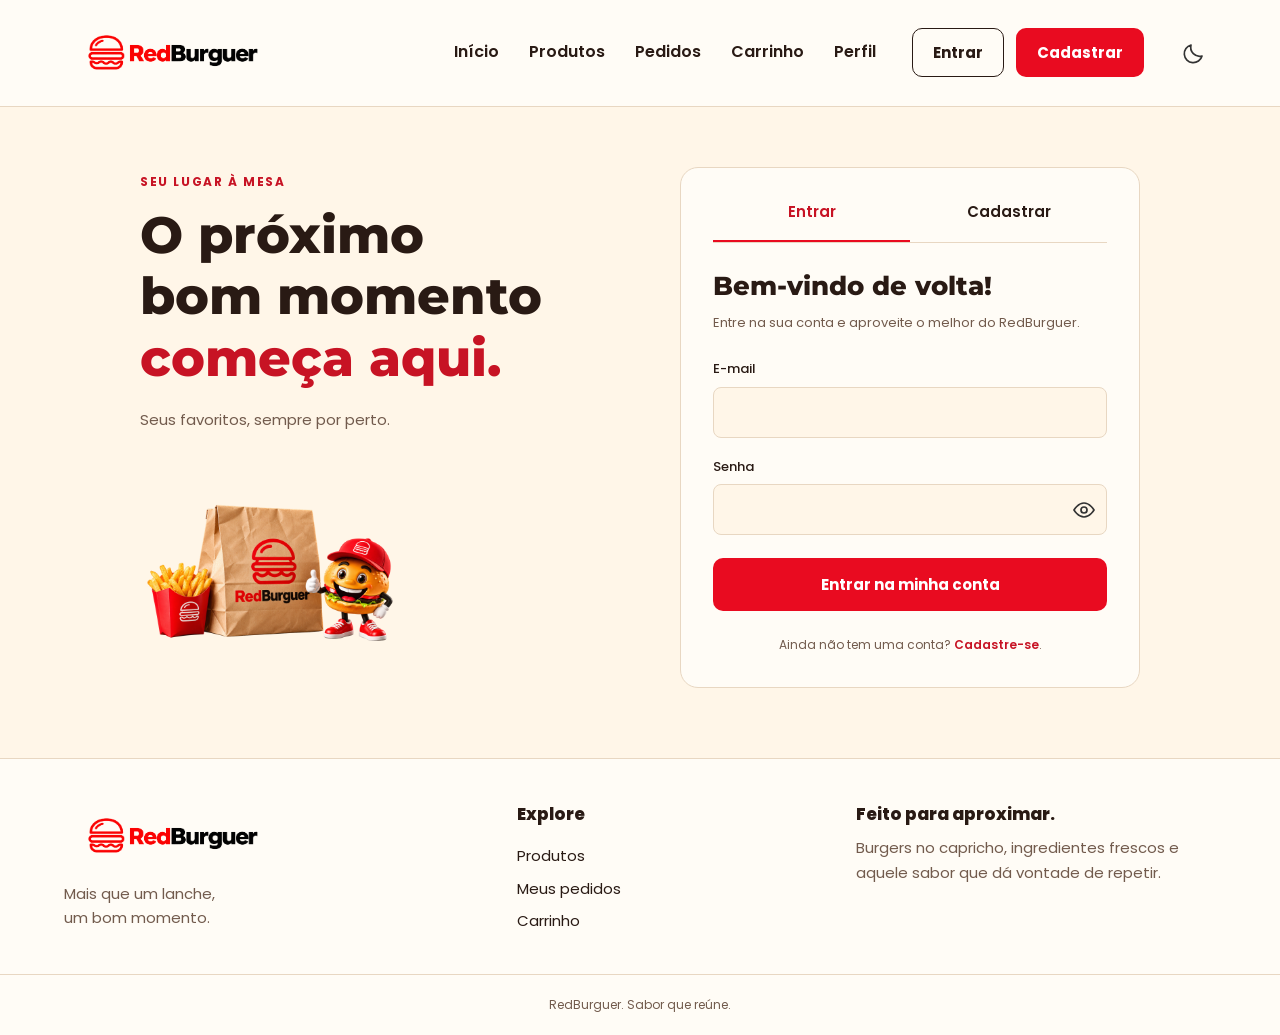
<file: perfil.html>
<!DOCTYPE html>
<html lang="pt-BR">
    <head>
        <meta charset="UTF-8">
        <meta name="viewport" content="width=device-width, initial-scale=1.0">
        <meta name="description" content="RedBurguer: burgers artesanais, combos e bons momentos.">
        <title>Minha conta | RedBurguer</title>

        <link rel="icon" href="imagens/burger.svg" type="image/svg+xml">
        <link rel="preconnect" href="https://fonts.googleapis.com">
        <link rel="preconnect" href="https://fonts.gstatic.com" crossorigin>
        <link href="https://fonts.googleapis.com/css2?family=Montserrat:wght@600;700;800;900&family=Poppins:wght@400;500;600;700;800&display=swap" rel="stylesheet">
        <link rel="stylesheet" href="css/style.css">
        <link rel="stylesheet" href="css/perfil.css">
    </head>

    <body class="claro">
        <a class="pular" href="#conteudo">Pular para o conteúdo</a>

        <header>
            <div class="largura">
                <a class="logo" href="index.html" aria-label="RedBurguer - Início"></a>

                <button id="abrir-menu" type="button" aria-label="Abrir menu" aria-controls="menu" aria-expanded="false">
                    <span class="icone menu" aria-hidden="true"></span>
                </button>

                <nav id="menu" aria-label="Menu principal">
                    <ul>
                        <li><a href="index.html">Início</a></li>

                        <li><a href="produtos.html">Produtos</a></li>

                        <li><a href="pedidos.html">Pedidos</a></li>

                        <li><a href="carrinho.html">Carrinho</a></li>

                        <li><a href="perfil.html" class="ativo" aria-current="page">Perfil</a></li>
                    </ul>

                    <div id="conta">
                        <a class="botao borda" href="login.html">Entrar</a>
                        <a class="botao" href="cadastro.html">Cadastrar</a>
                    </div>
                </nav>

                <button id="trocar-tema" type="button" aria-label="Ativar modo escuro" aria-pressed="false">
                    <span class="icone lua" aria-hidden="true"></span>
                </button>
            </div>
        </header>

        <main id="conteudo">
            <section id="perfil" class="largura">
                <div class="titulo">
                    <h1>Minha conta</h1>
                </div>

                <div id="colunas">
                    <aside id="esquerda">
                        <div class="avatar" role="img" aria-label="Avatar de usuário"></div>
                        <h2 id="nome-perfil">Seu perfil</h2>
                        <a href="#dados"><span class="icone usuario" aria-hidden="true"></span> Meus dados</a>
                        <a href="pedidos.html"><span class="icone sacola" aria-hidden="true"></span> Meus pedidos</a>
                        <a href="#endereco"><span class="icone local" aria-hidden="true"></span> Meu endereço</a>
                        <a href="#preferencias"><span class="icone ajustes" aria-hidden="true"></span> Preferências</a>
                    </aside>

                    <div id="direita">
                        <section id="dados">
                            <h2><span class="icone usuario" aria-hidden="true"></span> Meus dados</h2>

                            <form id="form-perfil" method="post" novalidate>
                                <div class="campo">
                                    <label for="nome">Nome completo</label>
                                    <input id="nome" type="text" autocomplete="name" maxlength="100" required>
                                </div>

                                <div class="campo">
                                    <label for="email">E-mail</label>
                                    <input id="email" type="email" autocomplete="email" maxlength="150" required>
                                </div>

                                <div class="campo">
                                    <label for="telefone">Telefone</label>
                                    <input id="telefone" type="tel" autocomplete="tel" maxlength="20">
                                </div>

                                <button id="salvar-perfil" class="botao" type="submit">Salvar alterações</button>
                                <p id="mensagem-perfil" role="status" hidden></p>
                            </form>
                        </section>

                        <section id="endereco">
                            <div class="topo">
                                <h2><span class="icone local" aria-hidden="true"></span> Meu endereço</h2>
                                <button id="abrir-endereco" type="button"><span class="icone mais" aria-hidden="true"></span> Adicionar endereço</button>
                            </div>

                            <p id="endereco-salvo" hidden></p>
                            <p id="mensagem-endereco" role="status" hidden></p>

                            <form id="form-endereco" method="post" novalidate hidden>
                                <div class="linha">
                                    <div class="campo">
                                        <label for="cep">CEP</label>
                                        <input id="cep" name="cep" type="text" inputmode="numeric" maxlength="9" pattern="[0-9]{5}-?[0-9]{3}" placeholder="00000-000" required>
                                    </div>
                                    <div class="campo">
                                        <label for="rua">Rua</label>
                                        <input id="rua" type="text" autocomplete="address-line1" maxlength="120" required>
                                    </div>
                                </div>

                                <div class="linha">
                                    <div class="campo">
                                        <label for="numero">Número</label>
                                        <input id="numero" type="text" maxlength="20" required>
                                    </div>
                                    <div class="campo">
                                        <label for="complemento">Complemento</label>
                                        <input id="complemento" type="text" autocomplete="address-line2" maxlength="100">
                                    </div>
                                </div>

                                <div class="campo">
                                    <label for="bairro">Bairro</label>
                                    <input id="bairro" type="text" maxlength="80" required>
                                </div>

                                <div class="linha">
                                    <div class="campo">
                                        <label for="cidade">Cidade</label>
                                        <input id="cidade" type="text" autocomplete="address-level2" maxlength="80" required>
                                    </div>
                                    <div class="campo">
                                        <label for="uf">UF</label>
                                        <input id="uf" type="text" autocomplete="address-level1" pattern="AC|AL|AP|AM|BA|CE|DF|ES|GO|MA|MT|MS|MG|PA|PB|PR|PE|PI|RJ|RN|RS|RO|RR|SC|SP|SE|TO" title="Informe a sigla de um estado brasileiro, como MG." maxlength="2" placeholder="SP" required>
                                    </div>
                                </div>

                                <div class="acoes">
                                    <button id="salvar-endereco" class="botao" type="submit">Salvar endereço</button>
                                    <button id="fechar-endereco" class="botao borda" type="button">Cancelar</button>
                                </div>
                            </form>
                        </section>

                        <section id="preferencias">
                            <h2><span class="icone ajustes" aria-hidden="true"></span> Preferências</h2>
                            <div class="linha">
                                <p>Modo escuro</p>
                                <button id="tema-perfil" type="button" role="switch" aria-checked="false" aria-label="Modo escuro">
                                    <span></span>
                                </button>
                            </div>
                        </section>
                    </div>
                </div>
            </section>
        </main>

        <footer>
            <div class="largura">
                <div id="marca">
                    <a class="logo" href="index.html" aria-label="RedBurguer - Início"></a>
                    <p>Mais que um lanche,<br>um bom momento.</p>
                </div>

                <div id="paginas">
                    <h3>Explore</h3>
                    <a href="produtos.html">Produtos</a>
                    <a href="pedidos.html">Meus pedidos</a>
                    <a href="carrinho.html">Carrinho</a>
                </div>

                <div id="sobre">
                    <h3>Feito para aproximar.</h3>
                    <p>Burgers no capricho, ingredientes frescos e aquele sabor que dá vontade de repetir.</p>
                </div>
            </div>

            <p id="direitos">RedBurguer. Sabor que reúne.</p>
        </footer>

        <script src="js/tema.js"></script>
        <script src="js/login.js"></script>
        <script src="js/menu.js"></script>
        <script src="js/perfil.js"></script>
    </body>
</html>
</file>
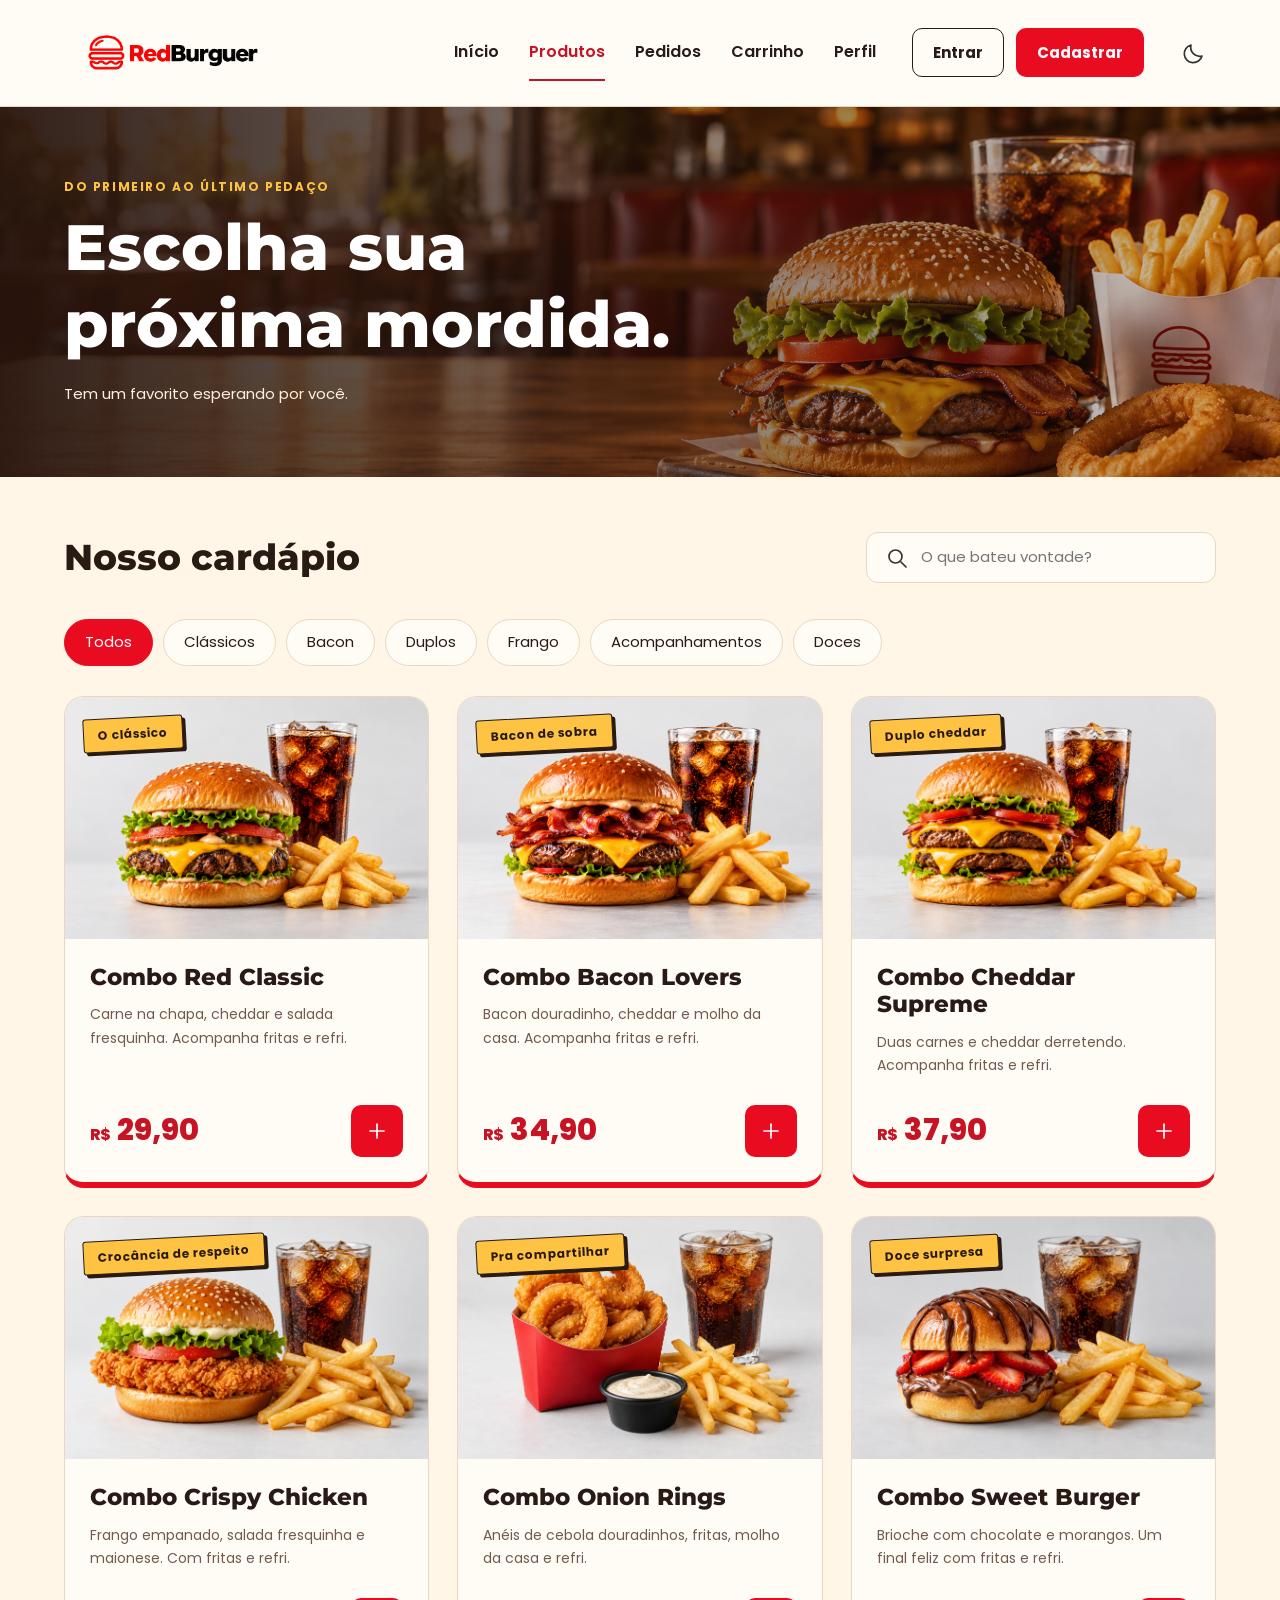
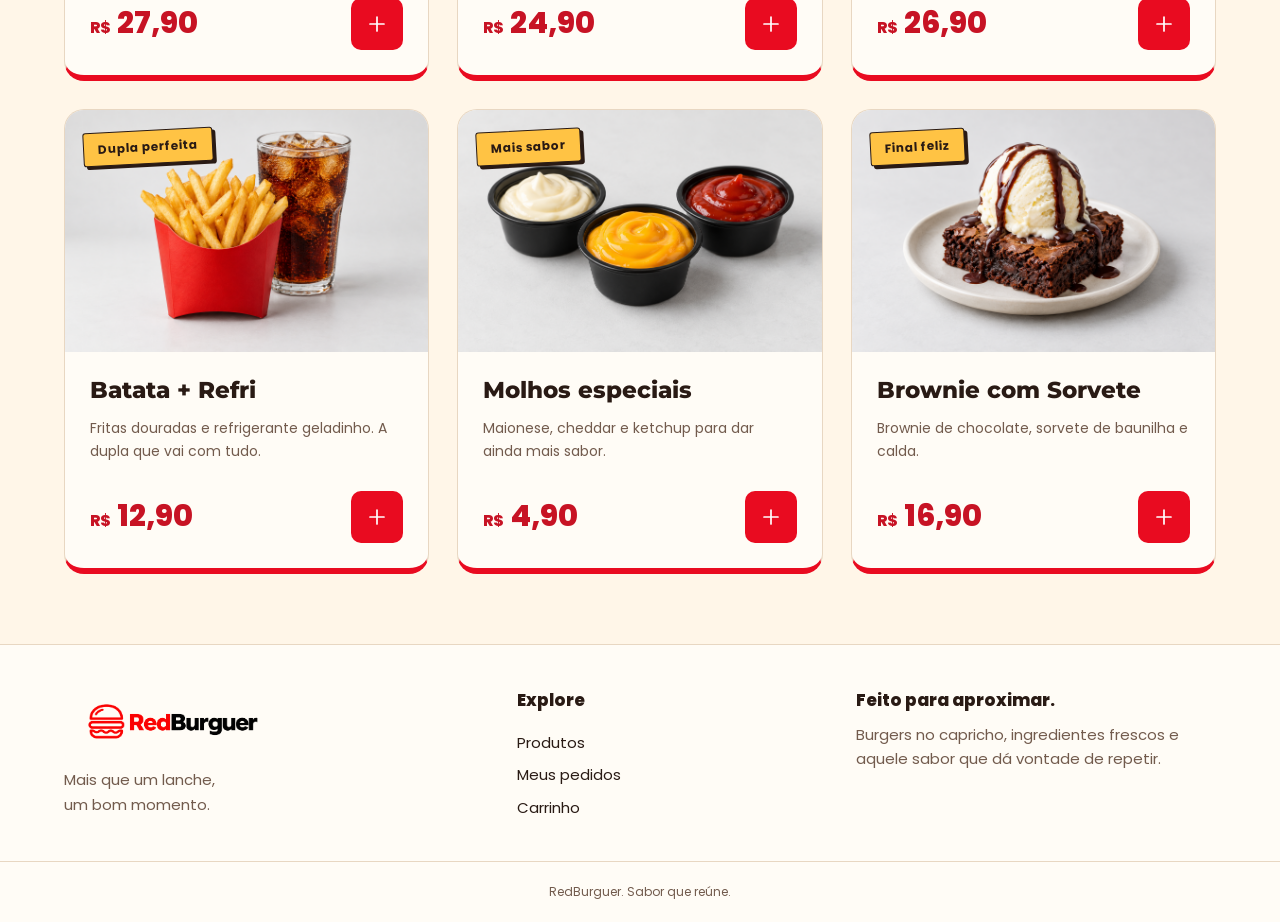
<file: produtos.html>
<!DOCTYPE html>
<html lang="pt-BR">
    <head>
        <meta charset="UTF-8">
        <meta name="viewport" content="width=device-width, initial-scale=1.0">
        <meta name="description" content="RedBurguer: burgers artesanais, combos e bons momentos.">
        <title>Produtos | RedBurguer</title>

        <link rel="icon" href="imagens/burger.svg" type="image/svg+xml">
        <link rel="preconnect" href="https://fonts.googleapis.com">
        <link rel="preconnect" href="https://fonts.gstatic.com" crossorigin>
        <link href="https://fonts.googleapis.com/css2?family=Montserrat:wght@600;700;800;900&family=Poppins:wght@400;500;600;700;800&display=swap" rel="stylesheet">
        <link rel="stylesheet" href="css/style.css">
        <link rel="stylesheet" href="css/cardapio.css">
        <link rel="stylesheet" href="css/produtos.css">
    </head>

    <body class="claro">
        <a class="pular" href="#conteudo">Pular para o conteúdo</a>

        <header>
            <div class="largura">
                <a class="logo" href="index.html" aria-label="RedBurguer - Início"></a>

                <button id="abrir-menu" type="button" aria-label="Abrir menu" aria-controls="menu" aria-expanded="false">
                    <span class="icone menu" aria-hidden="true"></span>
                </button>

                <nav id="menu" aria-label="Menu principal">
                    <ul>
                        <li><a href="index.html">Início</a></li>

                        <li><a href="produtos.html" class="ativo" aria-current="page">Produtos</a></li>

                        <li><a href="pedidos.html">Pedidos</a></li>

                        <li><a href="carrinho.html">Carrinho</a></li>

                        <li><a href="perfil.html">Perfil</a></li>
                    </ul>

                    <div id="conta">
                        <a class="botao borda" href="login.html">Entrar</a>
                        <a class="botao" href="cadastro.html">Cadastrar</a>
                    </div>
                </nav>

                <button id="trocar-tema" type="button" aria-label="Ativar modo escuro" aria-pressed="false">
                    <span class="icone lua" aria-hidden="true"></span>
                </button>
            </div>
        </header>

        <main id="conteudo">
            <section id="principal">
                <div class="largura">
                    <p class="subtitulo">DO PRIMEIRO AO ÚLTIMO PEDAÇO</p>
                    <h1>Escolha sua<br>próxima mordida.</h1>
                    <p>Tem um favorito esperando por você.</p>
                </div>
            </section>

            <section id="cardapio" class="largura">
                <div class="titulo">
                    <h2>Nosso cardápio</h2>

                    <div id="busca">
                        <label for="buscar-produto" class="sr">Buscar produto</label>
                        <span class="icone busca" aria-hidden="true"></span>
                        <input id="buscar-produto" type="search" placeholder="O que bateu vontade?">
                    </div>
                </div>

                <div id="categorias" aria-label="Categorias">
                    <button type="button" data-categoria="todos" class="ativo" aria-pressed="true">Todos</button>
                    <button type="button" data-categoria="classicos" aria-pressed="false">Clássicos</button>
                    <button type="button" data-categoria="bacon" aria-pressed="false">Bacon</button>
                    <button type="button" data-categoria="duplo" aria-pressed="false">Duplos</button>
                    <button type="button" data-categoria="frango" aria-pressed="false">Frango</button>
                    <button type="button" data-categoria="acompanhamentos" aria-pressed="false">Acompanhamentos</button>
                    <button type="button" data-categoria="doces" aria-pressed="false">Doces</button>
                </div>

                <p id="sem-produtos" hidden>Nenhum produto encontrado.</p>

                <div class="lista">
                    <article class="produto" data-categoria="classicos">
                        <div class="imagem combo-classic" role="img" aria-label="Combo Red Classic">
                            <span class="selo">O clássico</span>
                        </div>

                        <div class="texto">
                            <h3>Combo Red Classic</h3>
                            <p>Carne na chapa, cheddar e salada fresquinha. Acompanha fritas e refri.</p>

                            <div class="baixo">
                                <strong class="preco"><small>R$</small> 29,90</strong>
                                <a class="adicionar" href="pedidos.html?produto=1" aria-label="Escolher Combo Red Classic">
                                    <span class="icone mais" aria-hidden="true"></span>
                                </a>
                            </div>
                        </div>
                    </article>

                    <article class="produto" data-categoria="bacon">
                        <div class="imagem combo-bacon" role="img" aria-label="Combo Bacon Lovers">
                            <span class="selo">Bacon de sobra</span>
                        </div>

                        <div class="texto">
                            <h3>Combo Bacon Lovers</h3>
                            <p>Bacon douradinho, cheddar e molho da casa. Acompanha fritas e refri.</p>

                            <div class="baixo">
                                <strong class="preco"><small>R$</small> 34,90</strong>
                                <a class="adicionar" href="pedidos.html?produto=2" aria-label="Escolher Combo Bacon Lovers">
                                    <span class="icone mais" aria-hidden="true"></span>
                                </a>
                            </div>
                        </div>
                    </article>

                    <article class="produto" data-categoria="duplo">
                        <div class="imagem combo-cheddar" role="img" aria-label="Combo Cheddar Supreme">
                            <span class="selo">Duplo cheddar</span>
                        </div>

                        <div class="texto">
                            <h3>Combo Cheddar Supreme</h3>
                            <p>Duas carnes e cheddar derretendo. Acompanha fritas e refri.</p>

                            <div class="baixo">
                                <strong class="preco"><small>R$</small> 37,90</strong>
                                <a class="adicionar" href="pedidos.html?produto=3" aria-label="Escolher Combo Cheddar Supreme">
                                    <span class="icone mais" aria-hidden="true"></span>
                                </a>
                            </div>
                        </div>
                    </article>

                    <article class="produto" data-categoria="frango">
                        <div class="imagem combo-frango" role="img" aria-label="Combo Crispy Chicken">
                            <span class="selo">Crocância de respeito</span>
                        </div>

                        <div class="texto">
                            <h3>Combo Crispy Chicken</h3>
                            <p>Frango empanado, salada fresquinha e maionese. Com fritas e refri.</p>

                            <div class="baixo">
                                <strong class="preco"><small>R$</small> 27,90</strong>
                                <a class="adicionar" href="pedidos.html?produto=4" aria-label="Escolher Combo Crispy Chicken">
                                    <span class="icone mais" aria-hidden="true"></span>
                                </a>
                            </div>
                        </div>
                    </article>

                    <article class="produto" data-categoria="acompanhamentos">
                        <div class="imagem combo-onion" role="img" aria-label="Combo Onion Rings">
                            <span class="selo">Pra compartilhar</span>
                        </div>

                        <div class="texto">
                            <h3>Combo Onion Rings</h3>
                            <p>Anéis de cebola douradinhos, fritas, molho da casa e refri.</p>

                            <div class="baixo">
                                <strong class="preco"><small>R$</small> 24,90</strong>
                                <a class="adicionar" href="pedidos.html?produto=5" aria-label="Escolher Combo Onion Rings">
                                    <span class="icone mais" aria-hidden="true"></span>
                                </a>
                            </div>
                        </div>
                    </article>

                    <article class="produto" data-categoria="doces">
                        <div class="imagem combo-doce" role="img" aria-label="Combo Sweet Burger">
                            <span class="selo">Doce surpresa</span>
                        </div>

                        <div class="texto">
                            <h3>Combo Sweet Burger</h3>
                            <p>Brioche com chocolate e morangos. Um final feliz com fritas e refri.</p>

                            <div class="baixo">
                                <strong class="preco"><small>R$</small> 26,90</strong>
                                <a class="adicionar" href="pedidos.html?produto=6" aria-label="Escolher Combo Sweet Burger">
                                    <span class="icone mais" aria-hidden="true"></span>
                                </a>
                            </div>
                        </div>
                    </article>

                    <article class="produto" data-categoria="acompanhamentos">
                        <div class="imagem batata" role="img" aria-label="Batata + Refri">
                            <span class="selo">Dupla perfeita</span>
                        </div>

                        <div class="texto">
                            <h3>Batata + Refri</h3>
                            <p>Fritas douradas e refrigerante geladinho. A dupla que vai com tudo.</p>

                            <div class="baixo">
                                <strong class="preco"><small>R$</small> 12,90</strong>
                                <a class="adicionar" href="pedidos.html?produto=7" aria-label="Escolher Batata + Refri">
                                    <span class="icone mais" aria-hidden="true"></span>
                                </a>
                            </div>
                        </div>
                    </article>

                    <article class="produto" data-categoria="acompanhamentos">
                        <div class="imagem molhos" role="img" aria-label="Molhos especiais">
                            <span class="selo">Mais sabor</span>
                        </div>

                        <div class="texto">
                            <h3>Molhos especiais</h3>
                            <p>Maionese, cheddar e ketchup para dar ainda mais sabor.</p>

                            <div class="baixo">
                                <strong class="preco"><small>R$</small> 4,90</strong>
                                <a class="adicionar" href="pedidos.html?produto=8" aria-label="Escolher Molhos especiais">
                                    <span class="icone mais" aria-hidden="true"></span>
                                </a>
                            </div>
                        </div>
                    </article>

                    <article class="produto" data-categoria="doces">
                        <div class="imagem brownie" role="img" aria-label="Brownie com Sorvete">
                            <span class="selo">Final feliz</span>
                        </div>

                        <div class="texto">
                            <h3>Brownie com Sorvete</h3>
                            <p>Brownie de chocolate, sorvete de baunilha e calda.</p>

                            <div class="baixo">
                                <strong class="preco"><small>R$</small> 16,90</strong>
                                <a class="adicionar" href="pedidos.html?produto=9" aria-label="Escolher Brownie com Sorvete">
                                    <span class="icone mais" aria-hidden="true"></span>
                                </a>
                            </div>
                        </div>
                    </article>
                </div>
            </section>
        </main>

        <footer>
            <div class="largura">
                <div id="marca">
                    <a class="logo" href="index.html" aria-label="RedBurguer - Início"></a>
                    <p>Mais que um lanche,<br>um bom momento.</p>
                </div>

                <div id="paginas">
                    <h3>Explore</h3>
                    <a href="produtos.html">Produtos</a>
                    <a href="pedidos.html">Meus pedidos</a>
                    <a href="carrinho.html">Carrinho</a>
                </div>

                <div id="sobre">
                    <h3>Feito para aproximar.</h3>
                    <p>Burgers no capricho, ingredientes frescos e aquele sabor que dá vontade de repetir.</p>
                </div>
            </div>

            <p id="direitos">RedBurguer. Sabor que reúne.</p>
        </footer>

        <script src="js/tema.js"></script>
        <script src="js/login.js"></script>
        <script src="js/menu.js"></script>
        <script src="js/produtos.js"></script>
    </body>
</html>
</file>
<file: css/style.css>
/* Estilos gerais */
* {
    margin: 0;
    padding: 0;
    box-sizing: border-box;
}

html {
    scroll-behavior: smooth;
}

body {
    --fundo: #fff6e8;
    --papel: #fffcf6;
    --texto: #291a14;
    --suave: #725b4d;
    --linha: #e8d7c2;
    --apoio: #f5e7d5;
    --destaque: #c71324;
    background-color: var(--fundo);
    color: var(--texto);
    font-family: 'Poppins', sans-serif;
    font-size: 15px;
    line-height: 1.65;
}

/* Tema escuro */
body.escuro {
    #abrir-menu .icone, .icone.olho, .icone.fechado, .icone.busca {
        filter: brightness(0) invert(1);
    }

    --fundo: #18110f;
    --papel: #261b17;
    --texto: #fff4e3;
    --suave: #ccbcb0;
    --linha: #4b342c;
    --apoio: #35241e;
    --destaque: #ff6979;

    .logo {
        filter: brightness(0) invert(1);
    }
    #trocar-tema .icone {
        background-image: url(../imagens/sol.svg);
    }
}

/* Textos e elementos básicos */
h1, h2, h3 {
    font-family: 'Montserrat', sans-serif;
    line-height: 1.2;
    font-weight: 800;
}

h1 {
    font-size: clamp(32px, 4vw, 48px);
}
h2 {
    font-size: clamp(25px, 3vw, 36px);
}
h3 {
    font-size: 21px;
}
p {
    color: var(--suave);
}
a {
    color: inherit;
    text-decoration: none;
}
button, input {
    font: inherit;
}
button, a {
    -webkit-tap-highlight-color: transparent;
}
button {
    cursor: pointer;
}
button:disabled {
    opacity: .55;
    cursor: default;
}
[hidden] {
    display: none !important;
}
:focus-visible {
    outline: 3px solid #e48b00;
    outline-offset: 4px;
}

/* Largura e títulos das seções */
.largura {
    width: min(90%, 1400px);
    margin: auto;
}

.subtitulo {
    color: var(--destaque);
    font-size: 12px;
    font-weight: 700;
    letter-spacing: 1.6px;
    margin-bottom: 12px;
}

.titulo {
    display: flex;
    justify-content: space-between;
    align-items: center;
    gap: 24px;
    margin-bottom: 36px;

    a {
        display: inline-flex;
        align-items: center;
        gap: 12px;
        font-weight: 600;
    }
}

/* Botões */
.botao {
    display: inline-flex;
    align-items: center;
    justify-content: center;
    gap: 12px;
    padding: 15px 25px;
    border: 1px solid transparent;
    border-radius: 10px;
    background-color: #e90b20;
    color: #fff;
    font-weight: 700;
    line-height: 1.4;
    text-align: center;

    &:hover {
        background-color: #c9081a;
    }
    &.amarelo {
        background-color: #ffc344;
        color: #291a14;
        border-color: #291a14;
    }
    &.amarelo:hover {
        background-color: #ffb820;
    }
    &.borda {
        background-color: transparent;
        color: var(--texto);
        border-color: var(--texto);
    }
    &.borda:hover {
        background-color: var(--apoio);
    }
}

/* Campos dos formulários */
.campo {
    margin-bottom: 18px;

    label {
        display: block;
        font-size: 13px;
        margin-bottom: 7px;
        font-weight: 500;
    }
    input {
        width: 100%;
        padding: 12px 14px;
        background-color: var(--fundo);
        color: var(--texto);
        border: 1px solid var(--linha);
        border-radius: 8px;
        min-width: 0;
    }
}

/* Preços e imagens */
.preco {
    color: var(--destaque);
    font-size: 30px;
    font-weight: 800;
}
.imagem {
    background-size: cover;
    background-position: center;
    background-repeat: no-repeat;
}

/* Fotos dos produtos */
.combo-classic {
    background-image: url(../imagens/combo-classic.png);
}
.combo-bacon {
    background-image: url(../imagens/combo-bacon.png);
}
.combo-cheddar {
    background-image: url(../imagens/combo-cheddar.png);
}
.combo-frango {
    background-image: url(../imagens/combo-frango.png);
}
.combo-onion {
    background-image: url(../imagens/combo-onion.png);
}
.combo-doce {
    background-image: url(../imagens/combo-doce.png);
}
.batata {
    background-image: url(../imagens/batata-refri.png);
}
.molhos {
    background-image: url(../imagens/molhos.png);
}
.brownie {
    background-image: url(../imagens/brownie.png);
}

/* Ícones */
.icone {
    display: inline-block;
    width: 24px;
    height: 24px;
    flex-shrink: 0;
    background-position: center;
    background-repeat: no-repeat;
    background-size: contain;
    vertical-align: middle;

    &.branca {
        filter: brightness(0) invert(1);
    }
    &.seta {
        background-image: url(../imagens/seta.svg);
    }
    &.mais {
        background-image: url(../imagens/mais.svg);
    }
    &.entrega {
        background-image: url(../imagens/entrega.svg);
    }
    &.burger {
        background-image: url(../imagens/burger.svg);
    }
    &.sacola {
        background-image: url(../imagens/sacola.svg);
    }
    &.usuario {
        background-image: url(../imagens/usuario.svg);
    }
    &.local {
        background-image: url(../imagens/local.svg);
    }
    &.ajustes {
        background-image: url(../imagens/ajustes.svg);
    }
    &.estrela {
        background-image: url(../imagens/estrela.svg);
    }
    &.menu {
        background-image: url(../imagens/menu.svg);
    }
    &.lua {
        background-image: url(../imagens/lua.svg);
    }
    &.busca {
        background-image: url(../imagens/busca.svg);
    }
    &.olho {
        background-image: url(../imagens/olho.svg);
    }
    &.fechado {
        background-image: url(../imagens/olho-fechado.svg);
    }
}

/* Logo */
.logo {
    display: block;
    width: 218px;
    height: 64px;
    flex-shrink: 0;
    background-image: url(../imagens/logo.png);
    background-position: center;
    background-size: contain;
    background-repeat: no-repeat;
}

/* Acessibilidade */
.sr {
    position: absolute;
    width: 1px;
    height: 1px;
    overflow: hidden;
    clip-path: inset(50%);
}

.pular {
    position: absolute;
    left: 16px;
    top: -100px;
    padding: 12px;
    z-index: 20;
    background-color: var(--papel);

    &:focus {
        top: 10px;
    }
}

/* Cabeçalho */
header {
    background-color: var(--papel);
    border-bottom: 1px solid var(--linha);

    .largura {
        display: flex;
        align-items: center;
        gap: 28px;
        min-height: 106px;
    }

    nav {
        display: flex;
        align-items: center;
        gap: 36px;
        margin-left: auto;

        ul {
            display: flex;
            align-items: center;
            gap: 30px;
            list-style: none;
        }
        li a {
            display: block;
            padding: 14px 0;
            font-size: 16px;
            font-weight: 600;
            border-bottom: 2px solid transparent;
        }
        li a:hover, .ativo {
            color: var(--destaque);
            border-color: var(--destaque);
        }
        #conta {
            display: flex;
            gap: 12px;
        }
        .botao {
            padding: 13px 20px;
        }
    }

    #trocar-tema, #abrir-menu {
        background: none;
        border: 0;
        width: 44px;
        height: 44px;
        flex-shrink: 0;
    }
    #abrir-menu {
        display: none;
    }
}

/* Menu em telas menores */
@media (max-width: 1250px) {
    header {
        .largura {
            flex-wrap: wrap;
            gap: 12px;
            padding: 16px 0;
            min-height: 86px;
        }
        .logo {
            margin-right: auto;
            width: 190px;
            height: 50px;
        }
        #abrir-menu {
            display: block;
        }

        nav {
            display: none;
            order: 4;
            width: 100%;
            margin: 0;
            padding: 12px 0;

            &.aberto {
                display: flex;
            }
            ul {
                flex: 1;
                flex-wrap: wrap;
                gap: 8px 20px;
            }
        }
    }
}

/* Cabeçalho e títulos no celular */
@media (max-width: 650px) {
    header nav {
        flex-direction: column;
        align-items: stretch;
        gap: 20px;

        ul {
            flex-direction: column;
            align-items: stretch;
            gap: 0;
        }
        #conta .botao {
            flex: 1;
        }
    }

    .titulo {
        flex-direction: column;
        align-items: flex-start;
        gap: 20px;
    }
    .largura {
        width: 90%;
    }
}

/* Logo em telas pequenas */
@media (max-width: 380px) {
    header .logo {
        width: 150px;
    }
}

/* Avisos de lista vazia */
.vazio {
    padding: 64px 24px;
    text-align: center;
    border: 1px solid var(--linha);
    border-radius: 20px;
    background-color: var(--papel);

    .icone {
        width: 64px;
        height: 64px;
        margin-bottom: 20px;
    }
    h2 {
        font-size: 27px;
        margin-bottom: 14px;
    }
    .botao {
        margin-top: 25px;
    }
}

/* Rodapé */
footer {
    margin-top: 70px;
    padding: 45px 0 20px;
    background-color: var(--papel);
    border-top: 1px solid var(--linha);

    .largura {
        display: flex;
        justify-content: space-between;
        gap: 50px;
    }
    #marca {
        max-width: 320px;
    }
    #marca p {
        margin-top: 14px;
    }
    #paginas {
        display: flex;
        flex-direction: column;
        gap: 8px;
    }
    h3 {
        font-family: 'Poppins', sans-serif;
        font-size: 17px;
        margin-bottom: 12px;
    }
    #sobre {
        max-width: 360px;
    }
    a:hover {
        color: var(--destaque);
    }
    #direitos {
        text-align: center;
        font-size: 12px;
        margin-top: 40px;
        padding-top: 20px;
        border-top: 1px solid var(--linha);
    }
}

/* Rodapé no celular */
@media (max-width: 700px) {
    footer .largura {
        flex-direction: column;
        gap: 32px;
    }
}
</file>
<file: css/cardapio.css>
/* Lista de produtos */
.lista {
    display: grid;
    grid-template-columns: repeat(3, minmax(0, 1fr));
    gap: 28px;

    .produto {
        display: flex;
        flex-direction: column;
        overflow: hidden;
        background-color: var(--papel);
        border: 1px solid var(--linha);
        border-bottom: 6px solid #e90b20;
        border-radius: 20px;

        .imagem {
            aspect-ratio: 1.5;
            position: relative;

            .selo {
                position: absolute;
                top: 20px;
                left: 18px;
                padding: 6px 14px;
                background-color: #ffc344;
                color: #291a14;
                border: 1px solid #291a14;
                border-radius: 3px;
                box-shadow: 3px 3px #291a14;
                transform: rotate(-3deg);
                font-size: 12px;
                font-weight: 700;
            }
        }

        .texto {
            display: flex;
            flex-direction: column;
            flex: 1;
            padding: 25px;

            h3 {
                font-size: 23px;
                margin-bottom: 12px;
            }
            p {
                font-size: 14px;
                margin-bottom: 28px;
            }

            .baixo {
                display: flex;
                align-items: center;
                justify-content: space-between;
                gap: 10px;
                margin-top: auto;

                small {
                    font-size: 15px;
                }
                .adicionar {
                    display: grid;
                    place-items: center;
                    width: 52px;
                    height: 52px;
                    border-radius: 10px;
                    background-color: #e90b20;
                }
                .adicionar:hover {
                    background-color: #bc0717;
                }
                .icone {
                    filter: brightness(0) invert(1);
                }
            }
        }
    }
}

/* Lista em duas colunas */
@media (max-width: 1000px) {
    .lista {
        grid-template-columns: repeat(2, minmax(0, 1fr));
    }
}

/* Lista no celular */
@media (max-width: 620px) {
    .lista {
        grid-template-columns: 1fr;
    }
}
</file>
<file: css/inicio.css>
/* Seção principal */
#principal {
    background-image: linear-gradient(90deg, var(--fundo) 15%, transparent 110%), url(../imagens/restaurante.png);
    background-size: cover;
    background-position: center;

    .largura {
        display: flex;
        align-items: center;
        min-height: 650px;
        gap: 20px;
    }

    #esquerda {
        width: 52%;
        padding: 70px 0;

        h1 {
            font-size: clamp(42px, 4.6vw, 67px);
            line-height: 1.05;
            letter-spacing: -2px;
        }
        h1 span {
            color: var(--destaque);
        }
        > p:not(.subtitulo) {
            max-width: 510px;
            font-size: 17px;
            margin: 25px 0;
        }
        .botao {
            margin-top: 8px;
        }

        #vantagens {
            display: flex;
            flex-wrap: wrap;
            gap: 22px;
            margin-top: 35px;

            p {
                color: var(--texto);
                font-size: 13px;
                font-weight: 600;
            }
            .icone {
                margin-right: 6px;
            }
        }
    }

    #direita {
        position: relative;
        width: 48%;

        .imagem {
            height: 560px;
            background-image: url(../imagens/mascote-principal.png);
            background-size: contain;
        }
        .adesivo {
            position: absolute;
            top: 12px;
            right: 4%;
            padding: 20px;
            border-radius: 50%;
            background-color: #ffc344;
            color: #291a14;
            border: 2px solid #291a14;
            transform: rotate(10deg);
            text-align: center;
            font-size: 12px;
        }
        strong {
            font-size: 18px;
        }
    }
}

/* Seção principal em telas menores */
@media (max-width: 850px) {
    #principal {
        .largura {
            flex-direction: column;
            gap: 0;
        }
        #esquerda {
            width: 100%;
            padding: 55px 0 20px;
        }
        #direita {
            width: 100%;
            max-width: 520px;
        }
        #direita .imagem {
            height: 370px;
        }
        #direita .adesivo {
            right: 0;
        }
    }
}

/* Faixa de destaque */
#faixa {
    padding: 17px 20px;
    background-color: #e90b20;
    color: #fff;
    text-align: center;
    font-family: 'Montserrat', sans-serif;
    font-size: clamp(12px, 1.7vw, 21px);
    font-weight: 800;

    span {
        margin: 0 24px;
        color: #ffc344;
    }
}

/* Faixa no celular */
@media (max-width: 600px) {
    #faixa {
        font-size: 10px;
        padding: 15px 8px;
    }
    #faixa span {
        margin: 0 5px;
    }
}

/* Combos em destaque */
#combos {
    padding-top: 75px;
}

/* Chamada para o cardápio */
#chamada {
    display: flex;
    align-items: center;
    justify-content: space-between;
    gap: 25px;
    margin-top: 75px;
    padding: 45px 60px;
    background-color: #d80a1e;
    background-image: url(../imagens/padrao-burger.svg);
    border-radius: 22px;
    color: #fff;

    #texto {
        .subtitulo {
            color: #ffe2a0;
        }
        h2 {
            margin-bottom: 25px;
        }
    }

    .imagem {
        width: 270px;
        height: 270px;
        flex-shrink: 0;
        background-image: url(../imagens/perfil-mascote.png);
        background-size: contain;
    }
}

/* Chamada no celular */
@media (max-width: 700px) {
    #chamada {
        padding: 30px;
        flex-direction: column;
        align-items: flex-start;
    }
    #chamada .imagem {
        align-self: center;
        width: 220px;
        height: 200px;
    }
}
</file>
<file: css/login.css>
/* Tela de login e cadastro */
#principal {
    display: flex;
    align-items: center;
    justify-content: center;
    gap: 90px;
    padding-top: 60px;

    /* Apresentação */
    #esquerda {
        width: 45%;
        max-width: 450px;

        h1 {
            font-size: clamp(36px, 4vw, 54px);
        }
        h1 span {
            color: var(--destaque);
        }
        > p:last-of-type {
            margin-top: 20px;
        }
        .imagem {
            width: 260px;
            height: 230px;
            background-image: url(../imagens/perfil-mascote.png);
            background-size: contain;
            margin-top: 20px;
        }
    }

    /* Formulário de acesso */
    #direita {
        width: 460px;
        max-width: 100%;
        padding: 32px;
        background-color: var(--papel);
        border: 1px solid var(--linha);
        border-radius: 18px;

        #abas {
            display: flex;
            border-bottom: 1px solid var(--linha);
            margin-bottom: 28px;

            a {
                flex: 1;
                padding: 0 0 15px;
                text-align: center;
                font-weight: 600;
            }
            .ativo {
                border-bottom: 2px solid #e90b20;
                color: var(--destaque);
            }
        }

        h2 {
            font-size: 26px;
            margin-bottom: 10px;
        }
        > p {
            font-size: 13px;
        }

        form {
            margin-top: 25px;

            .senha {
                display: flex;
                border: 1px solid var(--linha);
                background-color: var(--fundo);
                border-radius: 8px;

                input {
                    border: 0;
                    background: none;
                }
                button {
                    flex-shrink: 0;
                    width: 45px;
                    background: none;
                    border: 0;
                }
            }

            .botao {
                width: 100%;
                margin-top: 5px;
            }
            #mensagem {
                margin-bottom: 15px;
                color: var(--destaque);
                font-size: 13px;
            }
        }

        #trocar-conta {
            text-align: center;
            margin-top: 24px;
            font-size: 12px;
        }
        #trocar-conta a {
            color: var(--destaque);
            font-weight: 600;
        }
    }
}

/* Espaçamento em telas menores */
@media (max-width: 850px) {
    #principal {
        gap: 35px;
    }
}

/* Login e cadastro no celular */
@media (max-width: 650px) {
    #principal {
        flex-direction: column;
        padding-top: 35px;

        #esquerda {
            width: 100%;
            max-width: none;
        }
        #esquerda h1 {
            font-size: 35px;
        }
        #esquerda .imagem {
            display: none;
        }
        #direita {
            padding: 25px;
        }
    }
}
</file>
<file: css/carrinho.css>
/* Tela do carrinho */
#carrinho {
    padding-top: 55px;
    min-height: 65vh;

    #conteudo-carrinho {
        display: grid;
        grid-template-columns: 1fr 350px;
        align-items: start;
        gap: 30px;
    }

    /* Itens do carrinho */
    #esquerda {
        min-width: 0;

        .item {
            display: flex;
            align-items: center;
            gap: 22px;
            margin-bottom: 18px;
            padding: 22px;
            border: 1px solid var(--linha);
            border-radius: 16px;
            background-color: var(--papel);

            .imagem {
                width: 135px;
                height: 120px;
                flex-shrink: 0;
                border-radius: 10px;
            }

            .texto {
                flex: 1;

                h2 {
                    font-size: 19px;
                    margin-bottom: 8px;
                }
                .preco {
                    font-size: 14px;
                    font-weight: 500;
                }
                label {
                    display: block;
                    font-size: 12px;
                    margin-top: 12px;
                }
                input {
                    width: 65px;
                    padding: 5px;
                    margin-left: 5px;
                    color: var(--texto);
                    background-color: var(--fundo);
                    border: 1px solid var(--linha);
                    border-radius: 5px;
                }
                .remover {
                    border: 0;
                    background: none;
                    color: var(--destaque);
                    margin-top: 10px;
                    font-size: 13px;
                    text-decoration: underline;
                }
            }

            .subtotal-item {
                color: var(--destaque);
                white-space: nowrap;
            }
        }
    }

    /* Resumo do pedido */
    #resumo {
        padding: 28px;
        background-color: var(--papel);
        border: 1px solid var(--linha);
        border-top: 5px solid #e90b20;
        border-radius: 16px;

        h2 {
            font-size: 25px;
            margin-bottom: 25px;
        }
        p {
            display: flex;
            justify-content: space-between;
            gap: 12px;
            margin: 15px 0;
        }
        #total {
            border-top: 1px solid var(--linha);
            padding-top: 22px;
            color: var(--destaque);
            font-size: 24px;
            font-weight: 700;
        }
        .botao {
            width: 100%;
            margin-top: 15px;
        }
        #mensagem-carrinho {
            display: block;
            color: var(--destaque);
            font-size: 13px;
        }
    }
}

/* Carrinho em telas menores */
@media (max-width: 1000px) {
    #carrinho #conteudo-carrinho {
        grid-template-columns: 1fr;
    }
}

/* Itens no celular */
@media (max-width: 550px) {
    #carrinho #esquerda .item {
        flex-wrap: wrap;
        gap: 15px;
        padding: 18px;

        .imagem {
            width: 90px;
            height: 90px;
        }
        .texto {
            min-width: 130px;
        }
        .subtotal-item {
            width: 100%;
            text-align: right;
        }
    }
}
</file>
<file: css/pedidos.css>
/* Tela de pedidos */
#pedidos {
    padding-top: 55px;
    min-height: 65vh;

    /* Produto selecionado */
    .pedido {
        display: grid;
        grid-template-columns: 1fr 1.1fr;
        overflow: hidden;
        border: 1px solid var(--linha);
        border-radius: 20px;
        background-color: var(--papel);
        margin-bottom: 30px;

        > .imagem {
            min-height: 390px;
            background-size: contain;
            background-color: #eee;
        }

        .texto {
            padding: 35px;

            h2 {
                font-size: 29px;
                margin-bottom: 12px;
            }
            .avaliacao {
                display: flex;
                align-items: center;
                gap: 6px;
                margin-bottom: 12px;
                color: var(--texto);
                font-weight: 600;
            }

            .ingredientes {
                margin: 24px 0;
                padding: 20px 0;
                border-top: 1px solid var(--linha);
                border-bottom: 1px solid var(--linha);

                h3 {
                    font-family: 'Poppins', sans-serif;
                    font-size: 17px;
                    margin-bottom: 12px;
                }
                ul {
                    margin-left: 20px;
                    color: var(--suave);
                    font-size: 14px;
                }
                p {
                    margin-top: 15px;
                    font-size: 14px;
                }
            }

            .baixo {
                display: flex;
                align-items: center;
                justify-content: space-between;
                gap: 15px;
                margin-bottom: 25px;

                label {
                    font-size: 12px;
                }
                input {
                    display: block;
                    width: 75px;
                    padding: 6px 10px;
                    border: 1px solid var(--linha);
                    border-radius: 7px;
                    background-color: var(--fundo);
                    color: var(--texto);
                }
            }
        }
    }

    /* Histórico de pedidos */
    .resumo-pedido {
        padding: 30px;
        margin-bottom: 20px;
        background-color: var(--papel);
        border: 1px solid var(--linha);
        border-radius: 16px;

        h2 {
            font-size: 23px;
            margin-bottom: 18px;
        }
        ul {
            list-style: none;
        }
        li {
            padding: 8px 0;
        }
        .total {
            display: flex;
            justify-content: space-between;
            margin-top: 20px;
            padding-top: 20px;
            border-top: 1px solid var(--linha);
            color: var(--destaque);
            font-size: 23px;
            font-weight: 700;
        }
    }
}

/* Pedidos em telas menores */
@media (max-width: 800px) {
    #pedidos {
        .pedido {
            grid-template-columns: 1fr;
        }
        .pedido > .imagem {
            min-height: 0;
            aspect-ratio: 1.5;
            background-size: cover;
        }
        .pedido .texto {
            padding: 25px;
        }
    }
}
</file>
<file: css/perfil.css>
/* Tela do perfil */
#perfil {
    padding-top: 55px;

    #colunas {
        display: grid;
        grid-template-columns: 245px 1fr;
        gap: 30px;
        align-items: start;
    }

    /* Menu do perfil */
    #esquerda {
        background-color: var(--apoio);
        border-radius: 16px;
        padding: 28px 20px;

        .avatar {
            width: 85px;
            height: 85px;
            background-image: url(../imagens/avatar.svg);
            background-size: contain;
            margin: 0 auto 18px;
        }
        h2 {
            text-align: center;
            font-size: 21px;
            margin-bottom: 30px;
            overflow-wrap: anywhere;
        }
        a {
            display: flex;
            align-items: center;
            gap: 12px;
            padding: 13px 8px;
        }
        a:hover {
            color: var(--destaque);
        }
    }

    /* Seções do perfil */
    #direita {
        min-width: 0;

        section {
            padding: 28px;
            background-color: var(--papel);
            border: 1px solid var(--linha);
            border-radius: 16px;
            margin-bottom: 25px;
            scroll-margin-top: 20px;
        }
        h2 {
            display: flex;
            align-items: center;
            gap: 12px;
            font-size: 23px;
            margin-bottom: 25px;
        }
        .linha {
            display: flex;
            gap: 20px;
        }
        .linha .campo {
            flex: 1;
            min-width: 0;
        }

        /* Dados pessoais */
        #dados {
            .campo {
                max-width: 640px;
            }
            #mensagem-perfil {
                margin-top: 18px;
                color: var(--destaque);
                font-size: 13px;
            }
        }

        /* Endereço */
        #endereco {
            .topo {
                display: flex;
                align-items: center;
                justify-content: space-between;
                gap: 18px;
            }
            .topo h2 {
                margin-bottom: 0;
            }
            #abrir-endereco {
                display: flex;
                align-items: center;
                gap: 7px;
                border: 0;
                background: none;
                color: var(--destaque);
                font-size: 13px;
                font-weight: 600;
            }
            #endereco-salvo {
                margin-top: 20px;
                padding: 18px;
                background-color: var(--fundo);
                border-radius: 10px;
                overflow-wrap: anywhere;
            }
            #mensagem-endereco {
                margin-top: 18px;
                color: var(--destaque);
                font-size: 13px;
            }
            form {
                margin-top: 28px;
            }
            .acoes {
                display: flex;
                flex-wrap: wrap;
                gap: 12px;
            }
        }

        /* Preferências */
        #preferencias {
            .linha {
                align-items: center;
                justify-content: space-between;
            }
            #tema-perfil {
                display: flex;
                align-items: center;
                padding: 4px;
                width: 50px;
                height: 29px;
                background-color: #929093;
                border: 0;
                border-radius: 20px;
            }
            #tema-perfil span {
                display: block;
                width: 21px;
                height: 21px;
                background-color: white;
                border-radius: 50%;
            }
            #tema-perfil[aria-checked="true"] {
                justify-content: flex-end;
                background-color: #e90b20;
            }
        }
    }
}

/* Perfil em uma coluna */
@media (max-width: 850px) {
    #perfil #colunas {
        grid-template-columns: 1fr;
    }
}

/* Formulários no celular */
@media (max-width: 550px) {
    #perfil #direita {
        section {
            padding: 22px;
        }
        .linha {
            flex-direction: column;
            gap: 0;
        }
        #endereco .topo {
            flex-direction: column;
            align-items: flex-start;
        }
        #preferencias .linha {
            flex-direction: row;
        }
    }
}
</file>
<file: css/produtos.css>
/* Topo dos produtos */
#principal {
    padding: 70px 0;
    background-image: linear-gradient(90deg, #26130cf2, #26130c33), url(../imagens/produtos-fundo.png);
    background-size: cover;
    background-position: center;
    color: #fff;

    .subtitulo {
        color: #ffc344;
    }
    h1 {
        font-size: clamp(38px, 5vw, 64px);
    }
    p:last-child {
        color: #fff1dd;
        margin-top: 20px;
    }
}

/* Cardápio */
#cardapio {
    padding-top: 55px;

    /* Busca de produtos */
    #busca {
        display: flex;
        align-items: center;
        gap: 12px;
        background-color: var(--papel);
        padding: 12px 18px;
        border: 1px solid var(--linha);
        border-radius: 12px;
        width: 350px;
        max-width: 100%;

        input {
            border: 0;
            background: none;
            color: var(--texto);
            width: 100%;
            min-width: 0;
        }
    }

    /* Categorias */
    #categorias {
        display: flex;
        flex-wrap: wrap;
        gap: 10px;
        margin: 0 0 30px;

        button {
            border: 1px solid var(--linha);
            padding: 10px 20px;
            border-radius: 30px;
            background-color: var(--papel);
            color: var(--texto);
        }
        button:hover, .ativo {
            background-color: #e90b20;
            color: #fff;
            border-color: #e90b20;
        }
    }

    #sem-produtos {
        padding: 30px 0;
    }
}
</file>
